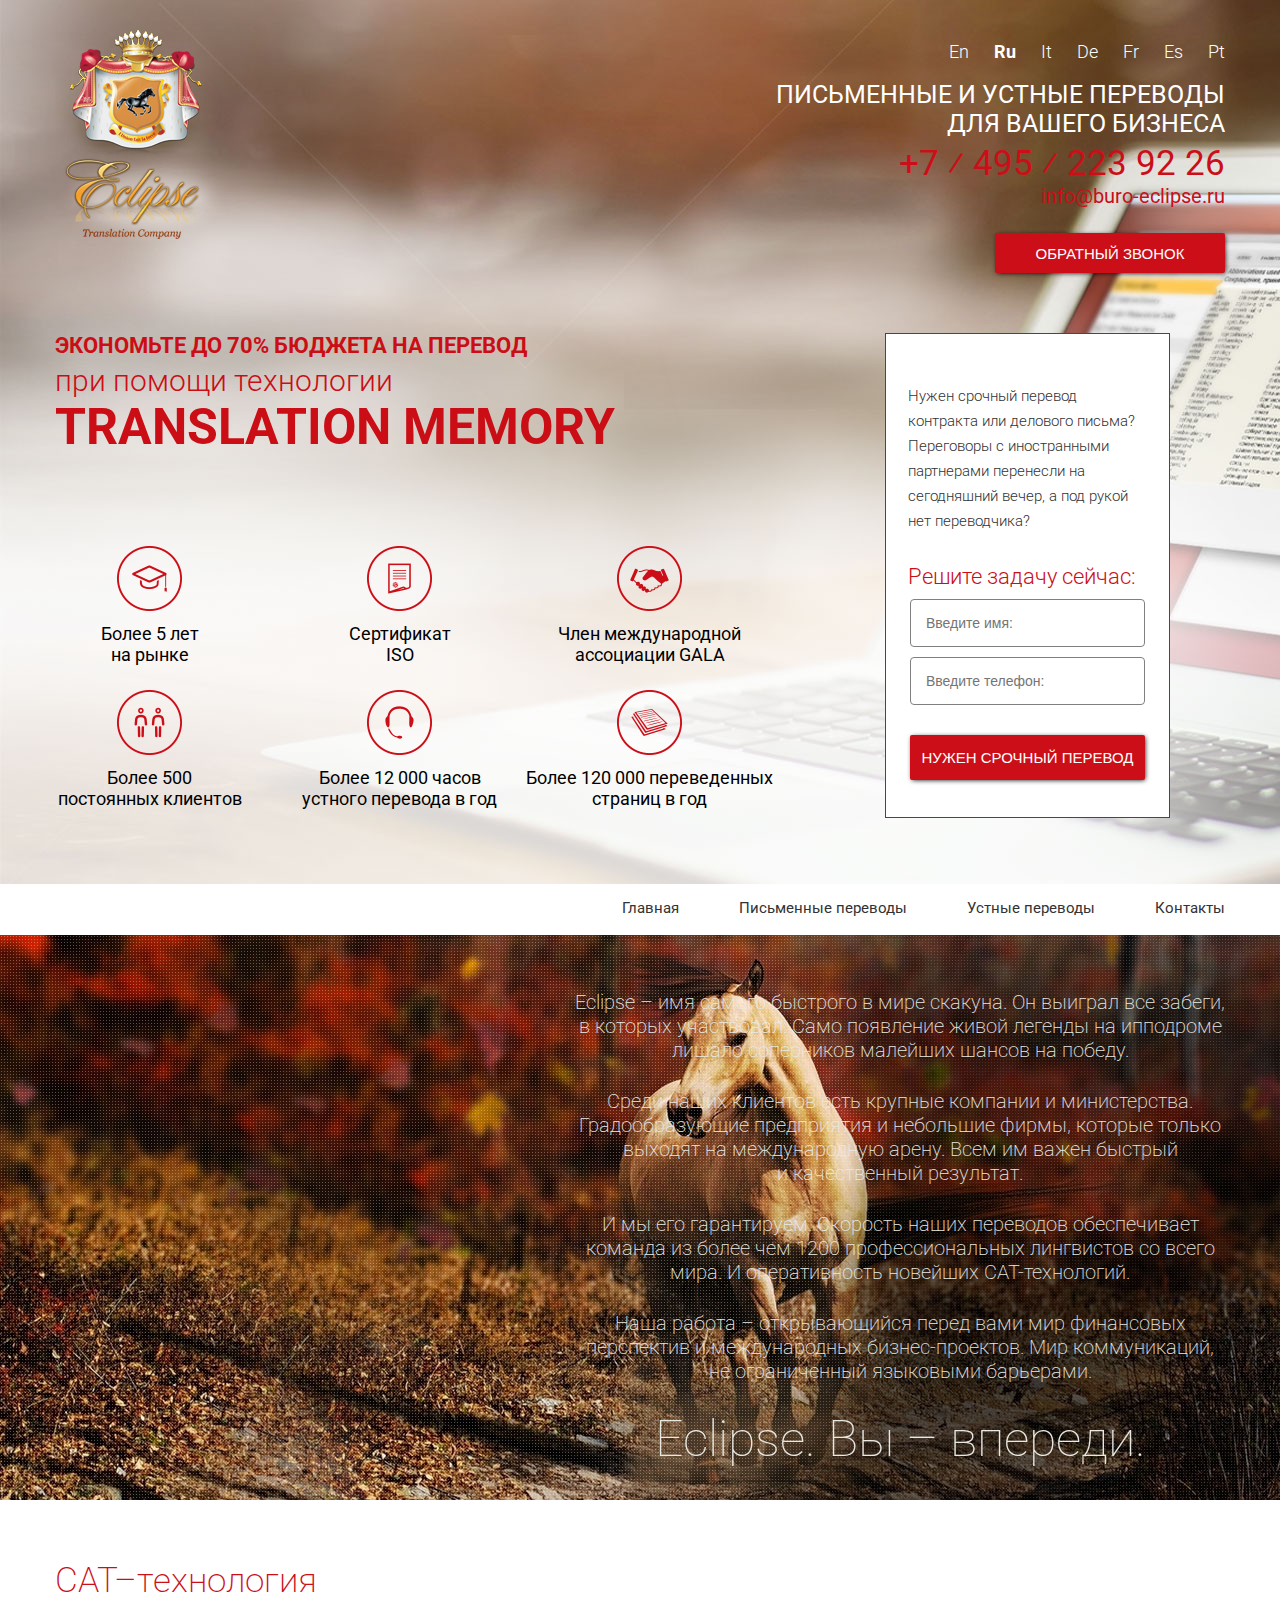
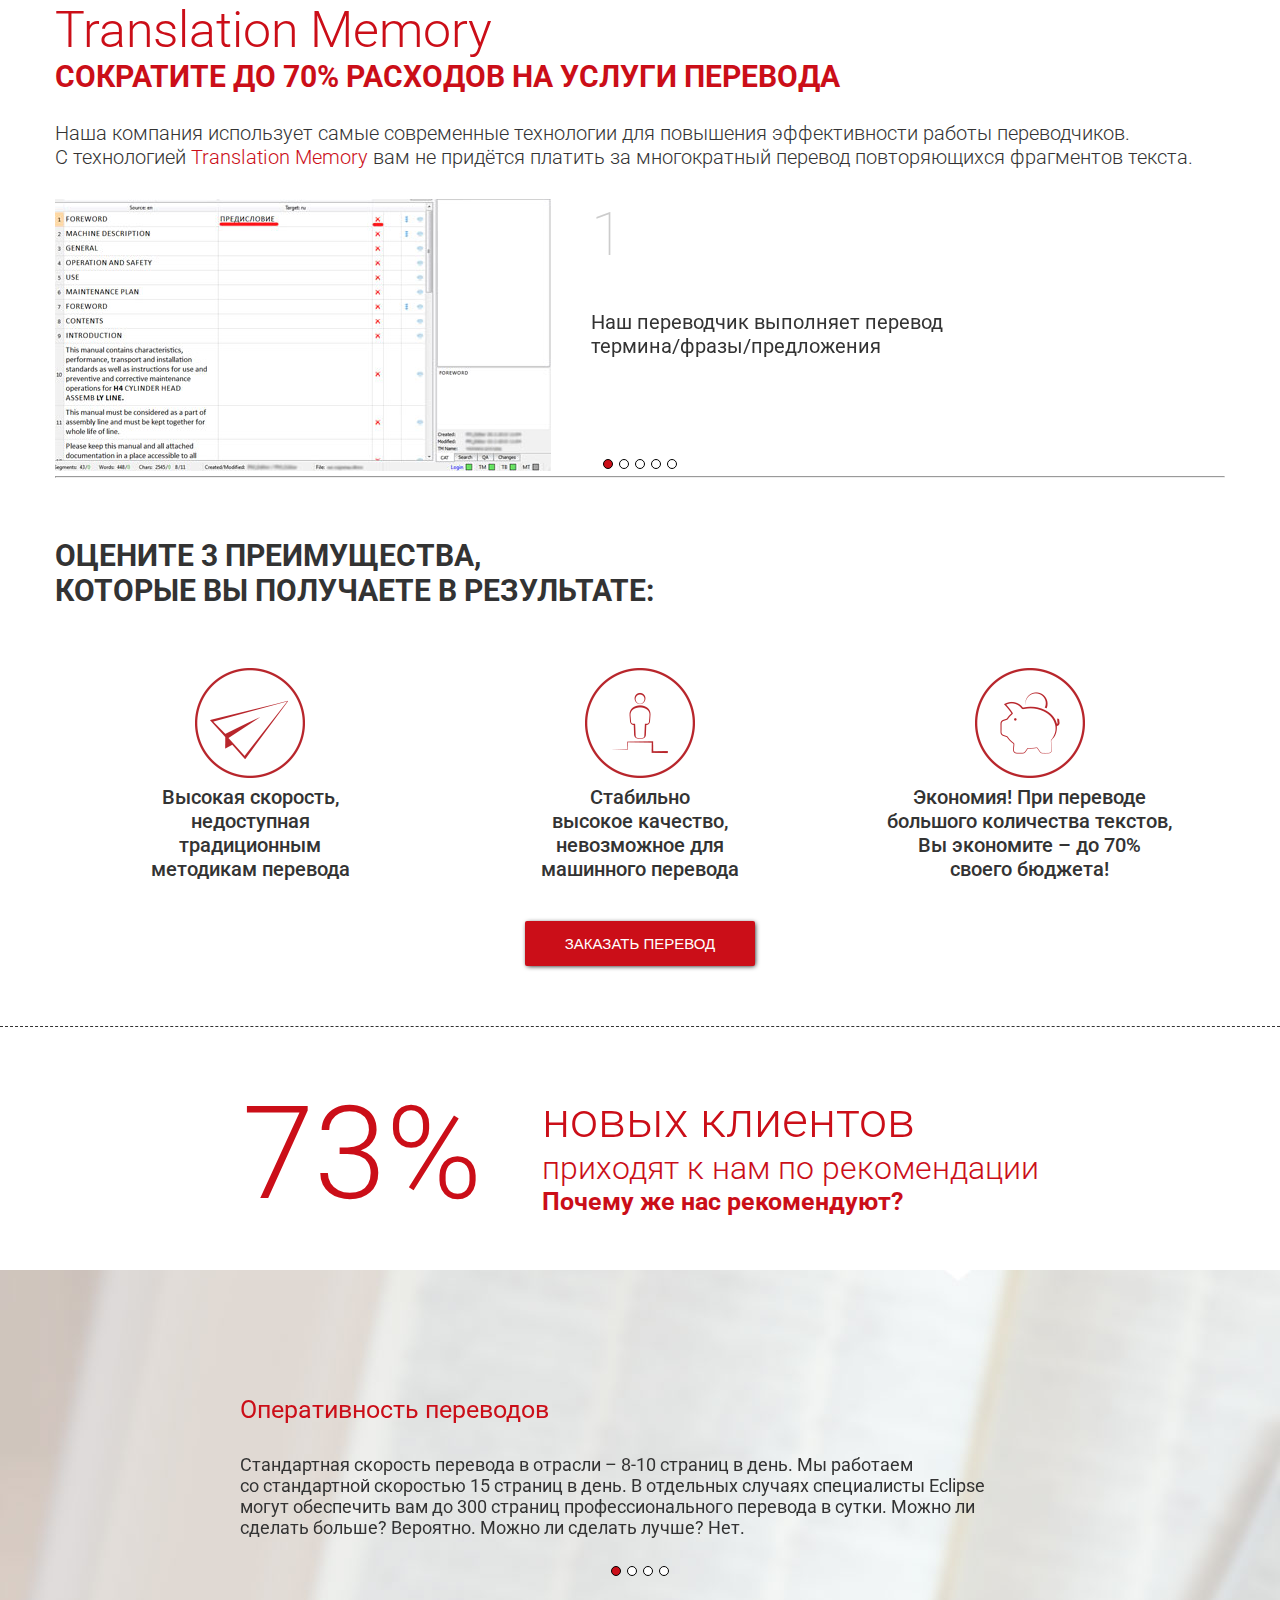
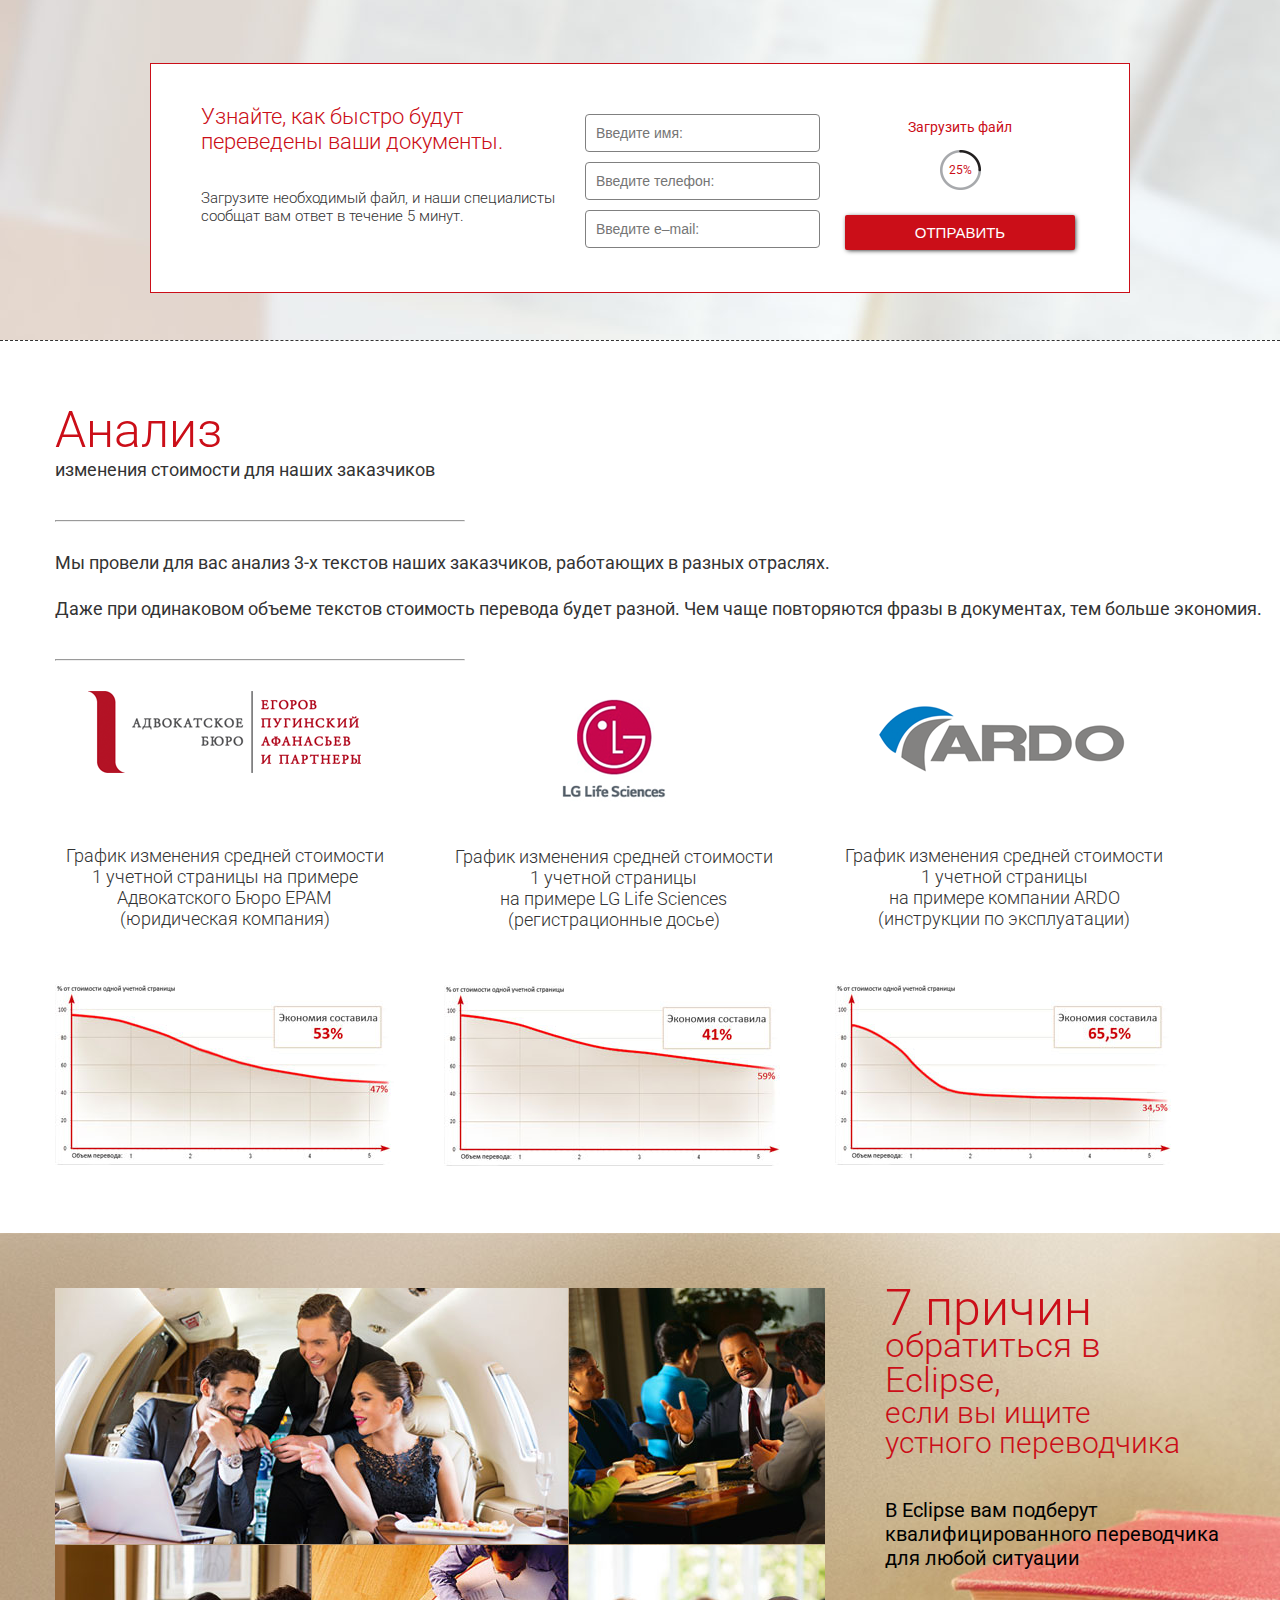
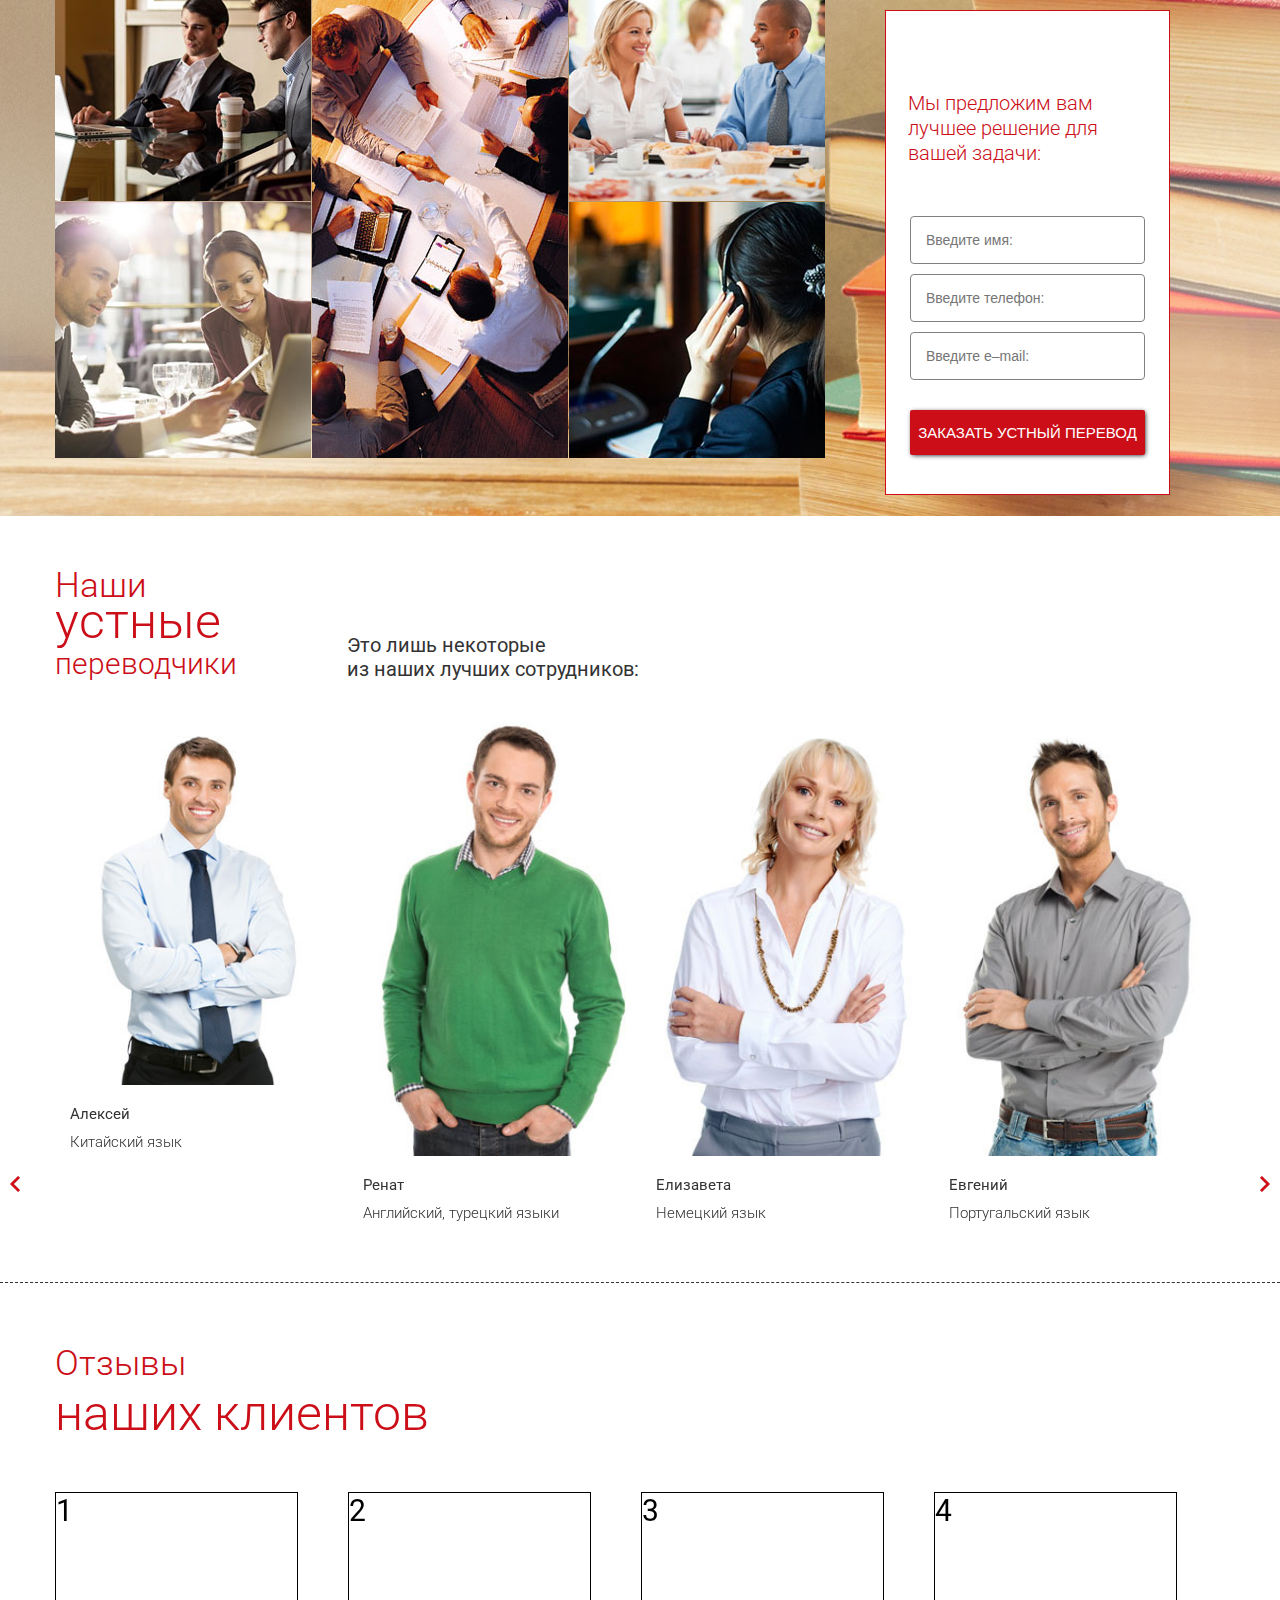
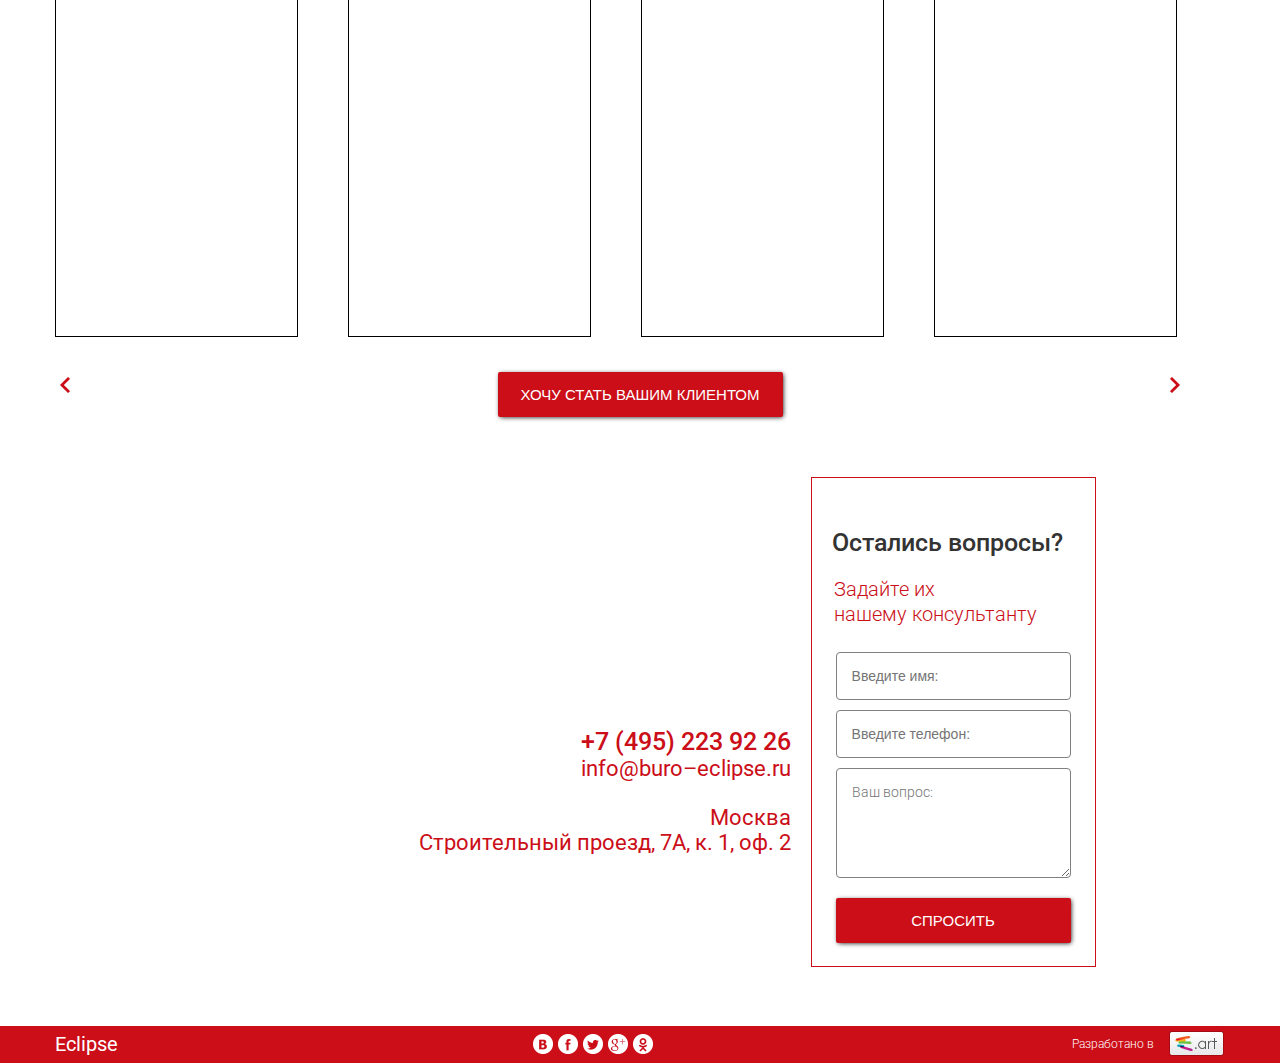
<file: eclipse/index.html>
<!DOCTYPE html>
<html lang="en">
<head>
	<meta charset="UTF-8">
	<title>Eclipse</title>
	<link rel="stylesheet" type="text/css" href="slick/slick.css">
	<link rel="stylesheet" type="text/css" href="css/media.css">
	<link rel="stylesheet" type="text/css" href="css/style.css">
	<link href="https://fonts.googleapis.com/css?family=Roboto:100,300,400,500,700,900" rel="stylesheet"> 

	<meta content="initial-scale=1,user-scalable=no,maximum-scale=1,width=device-width" name="viewport">
	
</head>
<body>
	<header id="header">
		<section id="main" class="container">
			<div class="wrapper-header">
				<div class="hd-top">
					<div class="logo">
						<a href="#"><img src="img/logo-header.png" alt="logo"></a>
					</div>
					<div class="main-info">
						<div class="languages">
							<ul>
								<li><a href="#">En</a></li>
								<li><a href="#" class="active-lng">Ru</a></li>
								<li><a href="#">It</a></li>
								<li><a href="#">De</a></li>
								<li><a href="#">Fr</a></li>
								<li><a href="#">Es</a></li>
								<li><a href="#">Pt</a></li>
							</ul>
						</div>
						<h1>Письменные и устные переводы<br> для вашего бизнеса</h1>
						<p class="tel">+7 &#8260; 495 &#8260; 223 92 26</p>
						<p class="e-mail">info@buro-eclipse.ru</p>
						<button type="button" class="back-call pop-up-open right">ОБРАТНЫЙ ЗВОНОК</button>
					</div>
				</div>
				<div class="hd-bottom">
					<div class="hd-left">
						<h3>ЭКОНОМЬТЕ ДО 70% БЮДЖЕТА НА ПЕРЕВОД</h3>
						<p>при помощи технологии</p>
						<h2>Translation Memory</h2>
						<ul>
							<li>
								<img src="img/ic-header1.png" alt="ic-header1" class="icon-plus">
								<p class="text-plus">Более 5 лет<br>на рынке</p>
							</li>
							<li>
								<img src="img/ic-header2.png" alt="ic-header2" class="icon-plus">
								<p class="text-plus">Сертификат<br>ISO</p>
							</li>
							<li>
								<img src="img/ic-header3.png" alt="ic-header3" class="icon-plus">
								<p class="text-plus">Член международной<br>ассоциации GALA</p>
							</li>
							<li>
								<img src="img/ic-header4.png" alt="ic-header4" class="icon-plus">
								<p class="text-plus">Более 500<br>постоянных клиентов</p>
							</li>
							<li>
								<img src="img/ic-header5.png" alt="ic-header5" class="icon-plus">
								<p class="text-plus">Более 12 000 часов<br>устного перевода в год</p>
							</li>
							<li>
								<img src="img/ic-header6.png" alt="ic-header6" class="icon-plus">
								<p class="text-plus">Более 120 000 переведенных<br>страниц в год</p>
							</li>
						</ul>
					</div>
					<div class="hd-right">
						<div class="form-urgent-trans">
							<form action="">
								<p class="form-info">
									Нужен срочный перевод<br>
									контракта или делового письма?<br>
									Переговоры с иностранными<br>
									партнерами перенесли на <br>
									сегодняшний вечер, а под рукой<br>
									нет переводчика?<br>
								</p>
								<h3>Решите задачу сейчас:</h3>
								<input class="enjoy-css" placeholder="Введите имя:" />
								<input class="enjoy-css" placeholder="Введите телефон:" />
								<button type="button" class="b-urgent-trans">Нужен срочный перевод</button>
							</form>
						</div>
					</div>
				</div>
			</div>
		</section>
	</header>
	<nav class="top-nav">
		<div class="nav container">
			<ul class="menu">
				<li><a href="#main" class="">Главная</a></li>
				<li><a href="#translations">Письменные переводы</a></li>
				<li><a href="#oral-translations">Устные переводы</a></li>
				<li><a href="#contacts">Контакты</a></li>
			</ul>
		</div>
	</nav>
	<main>
		<section class="block-horse">
			<div class="container">
				<div class="right">
					<p>
						Eclipse – имя самого быстрого в мире скакуна. Он выиграл все забеги,<br>
						в которых участвовал. Само появление живой легенды на ипподроме<br>
						лишало соперников малейших шансов на победу.<br>
					</p>
					<p>
						Среди наших клиентов есть крупные компании и министерства. <br>
						Градообразующие предприятия и небольшие фирмы, которые только<br>
						выходят на международную арену. Всем им важен быстрый<br>
						и качественный результат. <br>
					</p>
					<p>
						И мы его гарантируем. Скорость наших переводов обеспечивает<br>
						команда из более чем 1200 профессиональных лингвистов со всего<br>
						мира. И оперативность новейших CAT-технологий. <br>
					</p>
					<p>
						Наша работа – открывающийся перед вами мир финансовых <br>
						перспектив и международных бизнес-проектов. Мир коммуникаций, <br>
						не ограниченный языковыми барьерами. <br>
					</p>
					<h2>Eclipse. Вы – впереди.</h2>
				</div>
			</div>
		</section>
		<section id="translations" class="special-offer">
			<div class="container">
				<p class="technology-cat">CAT–технология</p>
				<h2>Translation Memory</h2>
				<p class="reduce-costs">Сократите до 70% расходов НА УСЛУГИ ПЕРЕВОДА</p>
				<p class="technology-info-client">
					Наша компания использует самые современные технологии для повышения эффективности работы переводчиков. <br>
					С технологией <span>Translation Memory</span> вам не придётся платить за многократный перевод повторяющихся фрагментов текста. 
				</p>
				<div class="slider-technology">
					<div class="technology">
						<div class="t-img">
							<img src="img/img-slider-technology1.jpg" alt="">
						</div>
						<div class="t-info">
							<span>1</span>
							<p>
								Наш переводчик выполняет перевод<br>
								термина/фразы/предложения
							</p>
						</div>
					</div>
					<div class="technology">
						<div class="t-img">
							<img src="img/img-slider-technology1.jpg" alt="">
						</div>
						<div class="t-info">
							<span>1</span>
							<p>
								Наш переводчик выполняет перевод<br>
								термина/фразы/предложения
							</p>
						</div>
					</div>
					<div class="technology">
						<div class="t-img">
							<img src="img/img-slider-technology1.jpg" alt="">
						</div>
						<div class="t-info">
							<span>1</span>
							<p>
								Наш переводчик выполняет перевод<br>
								термина/фразы/предложения
							</p>
						</div>
					</div>
					<div class="technology">
						<div class="t-img">
							<img src="img/img-slider-technology1.jpg" alt="">
						</div>
						<div class="t-info">
							<span>1</span>
							<p>
								Наш переводчик выполняет перевод<br>
								термина/фразы/предложения
							</p>
						</div>
					</div>
					<div class="technology">
						<div class="t-img">
							<img src="img/img-slider-technology1.jpg" alt="">
						</div>
						<div class="t-info">
							<span>1</span>
							<p>
								Наш переводчик выполняет перевод<br>
								термина/фразы/предложения
							</p>
						</div>
					</div>
				</div>
				<hr>
				<h3>
					Оцените 3 преимущества, <br>
					которые вы получаете в результате:
				</h3>
				<ul class="so-advantages">
					<li>
						<img src="img/ic-special-offer1.png" alt="">
						<p>
							Высокая скорость, <br>
							недоступная<br>
							традиционным <br>
							методикам перевода<br>
						</p>
					</li>
					<li>
						<img src="img/ic-special-offer2.png" alt="">
						<p>
							Стабильно<br>
							высокое качество,<br>
							невозможное для<br>
							машинного перевода<br>
						</p>
					</li>
					<li>
						<img src="img/ic-special-offer3.png" alt="">
						<p>
							Экономия! При переводе<br>
							большого количества текстов,<br>
							Вы экономите – до 70% <br>
							своего бюджета! <br>
						</p>
					</li>
				</ul>
				<div class="btn-order-translation">
					<button type="button" class="order-translation pop-up-open">ЗАКАЗАТЬ ПЕРЕВОД</button>
				</div>
			</div>
		</section>
		<section class="text-translation">
				<div class="text-t-top">
					<div class="prosent-client">
						<p>73%</p>
					</div>
					<div class="info-client">
						<p class="new-client">новых клиентов</p>
						<p>приходят к нам по рекомендации</p>
						<h4>Почему же нас рекомендуют?</h4>
					</div>
				</div>
				<div class="text-t-bottom">
					<div class="slider-advantages">
						<div class="sd">
							<div class="wrapper-advantage">
								<h3>Оперативность переводов</h3>
								<p>
									Стандартная скорость перевода в отрасли – 8-10 страниц в день. Мы работаем<br>
									со стандартной скоростью 15 страниц в день. В отдельных случаях специалисты Eclipse <br>
									могут обеспечить вам до 300 страниц профессионального перевода в сутки. Можно ли <br>
									сделать больше? Вероятно. Можно ли сделать лучше? Нет. <br>
								</p>
							</div>
						</div>
						<div class="sd">
							<div class="wrapper-advantage">
								<h3>Оперативность переводов</h3>
								<p>
									Стандартная скорость перевода в отрасли – 8-10 страниц в день. Мы работаем<br>
									со стандартной скоростью 15 страниц в день. В отдельных случаях специалисты Eclipse <br>
									могут обеспечить вам до 300 страниц профессионального перевода в сутки. Можно ли <br>
									сделать больше? Вероятно. Можно ли сделать лучше? Нет. <br>
								</p>
							</div>
						</div>
						<div class="sd">
							<div class="wrapper-advantage">
								<h3>Оперативность переводов</h3>
								<p>
									Стандартная скорость перевода в отрасли – 8-10 страниц в день. Мы работаем<br>
									со стандартной скоростью 15 страниц в день. В отдельных случаях специалисты Eclipse <br>
									могут обеспечить вам до 300 страниц профессионального перевода в сутки. Можно ли <br>
									сделать больше? Вероятно. Можно ли сделать лучше? Нет. <br>
								</p>
							</div>
						</div>
						<div class="sd">
							<div class="wrapper-advantage">
								<h3>Оперативность переводов</h3>
								<p>
									Стандартная скорость перевода в отрасли – 8-10 страниц в день. Мы работаем<br>
									со стандартной скоростью 15 страниц в день. В отдельных случаях специалисты Eclipse <br>
									могут обеспечить вам до 300 страниц профессионального перевода в сутки. Можно ли <br>
									сделать больше? Вероятно. Можно ли сделать лучше? Нет. <br>
								</p>
							</div>
						</div>
					</div>
					<div class="translation-speed">
						<form action="" class="ts">
							<div class="text-ts">
								<h4>
									Узнайте, как быстро будут<br>
									переведены ваши документы.
								</h4>
								<p>
									Загрузите необходимый файл, и наши специалисты <br>
									сообщат вам ответ в течение 5 минут.
								</p>
							</div>
							<div class="input-ts">
								<input class="enjoy-css" placeholder="Введите имя:" />
								<input class="enjoy-css" placeholder="Введите телефон:" />
								<input class="enjoy-css" placeholder="Введите e–mail:" />
							</div>
							<div class="button-ts">
								<p>Загрузить файл</p>
								<div class="progres">
									<p>25%</p>
								</div>
								<button type="submit" class="btn-submit">Отправить</button>
							</div>
						</form>
					</div>
				</div>
		</section>
		<section class="analysis">
			<div class="container">
					<h2>Анализ</h2>
					<p class="an-text">изменения стоимости для наших заказчиков</p>
					<hr>
					<p>
						Мы провели для вас анализ 3-х текстов наших заказчиков, работающих в разных отраслях.
					</p>
					<p>
						Даже при одинаковом объеме текстов стоимость перевода будет разной. Чем чаще повторяются фразы в документах, тем больше экономия.
					</p>
					<hr>
					<ul>
						<li>
							<img src="img/ic-compani1.png" alt="" class="icn-compani">
							<p class="odin">
								График изменения средней стоимости <br>
								1 учетной страницы на примере<br>
								Адвокатского Бюро EPAM <br>	
								(юридическая компания) <br>
							</p>
							<img src="img/img-grafick1.jpg" alt="" class="grafick">
						</li>
						<li>
							<img src="img/ic-compani2.png" alt="" class="icn-compani">
							<p>
								График изменения средней стоимости <br>
								1 учетной страницы <br>
								на примере LG Life Sciences <br>
								(регистрационные досье) <br>
							</p>
							<img src="img/img-grafick2.jpg" alt="" class="grafick">
						</li>
						<li>
							<img src="img/ic-compani3.png" alt="" class="icn-compani">
							<p class="tri">
								График изменения средней стоимости <br>
								1 учетной страницы <br>
								на примере компании ARDO <br>
								(инструкции по эксплуатации) <br> 
							</p>
							<img src="img/img-grafick3.jpg" alt="" class="grafick">
						</li>
					</ul>
				</div>	
		</section>
		<section id="oral-translations" class="reasons">
			<div class="container">
				<div class="reasons-wrapper">
					<div class="reasons-left">
						<div id="wrap">
							<div class="f-wrapper">
								<div class="f-top">
								    <div class="medium_g num1">
									    <div class="hover_text">
										    <p class="p_num1">
											    Переводчики-консультанты, <br>
											    которые будут сопровождать вас <br>
											    в заграничной командировке <br>
										    </p>
									    </div>
								    </div>
								    <div class="small num2">
									    <div class="hover_text">
									        <p class="p_num2">
											    Переводчики-проводники <br>
											    из числа местных жителей, <br>
											    которые встретят вас <br>
											    после перелета в другую <br>
											    страну, будь то Швеция, <br>
											    Германия, Китай <br>
											    или Конго <br>
									        </p>
									    </div>
								    </div>
								</div>
								<div class="f-bottom">
									<div class="f-left">
									    <div class="small num3">
									        <div class="hover_text">
										        <p class="p_num3">
											        Переводчики, <br>
											        специaлизирующиеся <br>
											        на конкретных отраслях - <br>
											        от атомной энергетики <br>
											        до дипломатического <br>
											        протокола <br>
										        </p>
									        </div>
									    </div>
									    <div class="small num6">
									        <div class="hover_text">
										        <p class="p_num6">
											        Переводчики для <br>
											        срочных мероприятий – <br>
											        у нас есть специалисты, <br>
											        готовые помочь вам <br>
											        прямо сейчас <br>
										        </p>
									        </div>
									    </div>
									</div>
									<div class="f-midle">
										<div class="medium_v num4">
										    <div class="hover_text">
										        <p class="p_num4">
											        Переводчики для <br>
											        получасовых переговоров <br>
											        и переводчики для <br>
											        месячного сопровождения <br>
											        во время визита к вашим <br>
											        зарубежным партнерам <br>
										        </p>
										    </div>
										</div>
									</div>
									<div class="f-right">
										<div class="small num5">
											<div class="hover_text">
												<p class="p_num5">
												    Переводчики под <br>
												    конкретный запрос – <br>
												    мужчины и женщины, <br>
												    молодые и пожилые, <br>
												    брюнеты и блондинки, <br>
												    европейцы и азиаты и т.д. <br>
												</p>
											</div>
										</div>
										<div class="small num7">
											<div class="hover_text">
												<p class="p_num7">
													Синхронные <br>
													переводчики <br>
													и необходимое <br>
													оборудование <br>
												</p>
											</div>
										</div>
									</div>
								</div>
							</div>    
						</div>
					</div>
					<div class="reasons-right">
						<h2>7 причин</h2>
						<h3>обратиться в Eclipse,</h3>
						<h4>
							если вы ищите <br>
							устного переводчика
						</h4>
						<p>
							В Eclipse вам подберут <br>
							квалифицированного переводчика <br>
							для любой ситуации <br>
						</p>
						<div class="form-order-transfer">
							<form action="">
								<p class="form-info">
									Мы предложим вам <br>
									лучшее решение для <br>
									вашей задачи: <br>
								</p>
								<input class="enjoy-css" placeholder="Введите имя:" />
								<input class="enjoy-css" placeholder="Введите телефон:" />
								<input class="enjoy-css" placeholder="Введите e–mail:" />
								<button type="button" class="b-order-transfer">ЗАКАЗАТЬ УСТНЫЙ ПЕРЕВОД</button>
							</form>
						</div>
					</div>
				</div>
			</div>
		</section>
		<section class="interpreters">
			<div class="wrapper-interpreters container">
				<div class="interpreters-text">
					<div class="it-left">
						<h2>Наши</h2>
						<h3>устные</h3>
						<p>переводчики</p>
					</div>
					<div class="it-right">
						<p>
							Это лишь некоторые <br>
							из наших лучших сотрудников: <br>
						</p>
					</div>
				</div>
				<div class="slider-interpreters">
					<div class="interpreter">
						<img src="img/img-interpreter1.jpg" alt="">
						<h3>Алексей</h3>
						<p>Китайский язык</p>
					</div>
					<div class="interpreter">
						<img src="img/img-interpreter2.jpg" alt="">
						<h3>Ренат</h3>
						<p>Английский, турецкий языки</p>
					</div>
					<div class="interpreter">
						<img src="img/img-interpreter3.jpg" alt="">
						<h3>Елизавета</h3>
						<p>Немецкий язык</p>
					</div>
					<div class="interpreter">
						<img src="img/img-interpreter4.jpg" alt="">
						<h3>Евгений</h3>
						<p>Португальский язык</p>
					</div>					
					<div class="interpreter">
						<img src="img/img-interpreter4.jpg" alt="">
						<h3>Евгений</h3>
						<p>Португальский язык</p>
					</div>					
					<div class="interpreter">
						<img src="img/img-interpreter3.jpg" alt="">
						<h3>Елизавета</h3>
						<p>Немецкий язык</p>
					</div>					
					<div class="interpreter">
						<img src="img/img-interpreter2.jpg" alt="">
						<h3>Ренат</h3>
						<p>Английский, турецкий языки</p>
					</div>
					<div class="interpreter">
						<img src="img/img-interpreter1.jpg" alt="">
						<h3>Алексей</h3>
						<p>Китайский язык</p>
					</div>
					<div class="interpreter">
						<img src="img/img-interpreter4.jpg" alt="">
						<h3>Евгений</h3>
						<p>Португальский язык</p>
					</div>
				</div>
			</div>
		</section>
		<section id="contacts" class="reviews">
			<div class="wrapper-reviews container">
				<div class="reviews-header">
					<h2>Отзывы</h2>
					<p>наших клиентов</p>
				</div>
				<div class="slider-reviews">
					<div class="review">
						1
					</div>
					<div class="review">
						2
					</div>
					<div class="review">
						3
					</div>
					<div class="review">
						4
					</div>
					<div class="review">
						5
					</div>
					<div class="review">
						6
					</div>
					<div class="review">
						7
					</div>
					<div class="review">
						8
					</div>

				</div>
				<div class="b-wrap-become-customers">
					<button type="button" class="become-customers pop-up-open">ХОЧУ СТАТЬ ВАШИМ КЛИЕНТОМ</button>
				</div>
			</div>
		</section>
		<section  class="contackt">
			<div class="map">
				<iframe src="https://www.google.com/maps/embed?pb=!1m14!1m12!1m3!1d12933.206750512125!2d32.0158148072225!3d47.04274640880509!2m3!1f0!2f0!3f0!3m2!1i1024!2i768!4f13.1!5e0!3m2!1suk!2sua!4v1552158162124" width="100%" height="550" frameborder="0" style="border:0" allowfullscreen></iframe>
			</div>
			<div class="info-contackt">
				<div class="c-text">
					<p class="c-phone">+7 (495) 223 92 26</p>
					<p class="c-e-mail">info@buro–eclipse.ru</p>
					<p class="c-adres">
						Москва <br>
						Строительный проезд, 7А, к. 1, оф. 2
					</p>
				</div>
				<div class="c-form">
					<div class="form-questions">
						<form action="">
							<h2>Остались вопросы?</h2>
							<p class="ask-questions">
								Задайте их <br>
								нашему консультанту
							</p>
							<input class="enjoy-css" placeholder="Введите имя:" />
							<input class="enjoy-css" placeholder="Введите телефон:" />
							<textarea class="text-question" placeholder="Ваш вопрос:" ></textarea> 
							<button type="button" class="b-questions">Спросить</button>
						</form>
					</div>
				</div>
			</div>
		</section>
	</main>
	<footer id="footer">
		<div class="wrapper-footer container">
			<div class="name">
				<p>Eclipse</p>
			</div>
			<div class="media">
				<ul>
					<li><a href="#"><img src="img/ic-media1.png" alt=""></a></li>
					<li><a href="#"><img src="img/ic-media2.png" alt=""></a></li>
					<li><a href="#"><img src="img/ic-media3.png" alt=""></a></li>
					<li><a href="#"><img src="img/ic-media4.png" alt=""></a></li>
					<li><a href="#"><img src="img/ic-media5.png" alt=""></a></li>
				</ul>
			</div>
			<div class="sponsor">
				<p>Разработано в</p>
				<img src="img/ic-sponsor.png" alt="">
			</div>
		</div>
	</footer>
	<div class="pop-up">
		<div class="wrapper-pop-up">
			<div class="pop-up-content" id="close">
				<div class="pop-up-close">&times</div>
				<h2>Заполните форму</h2>
				<hr>
				<form action="" class="popup">
					<div class="pop-up-f-wrapper">
						<div class="input-pop-up">
							<input class="enjoy-css" placeholder="Введите имя и фамилию:" />
							<input class="enjoy-css" placeholder="Введите телефон:" />
							<input class="enjoy-css" placeholder="Введите e–mail:" />
						</div>
						<div class="button-pop-up">
							<button type="submit" class="btn-submit">Отправить</button>
						</div>
					</div>
				</form>
			</div>
		</div>
	</div>


	<script src="http://code.jquery.com/jquery-2.0.2.min.js"></script>
	<script src="slick/slick.min.js"></script>
	<script src="js/script.js"></script>
	<script src="js/script.js"></script>

</body>
</html>
</file>
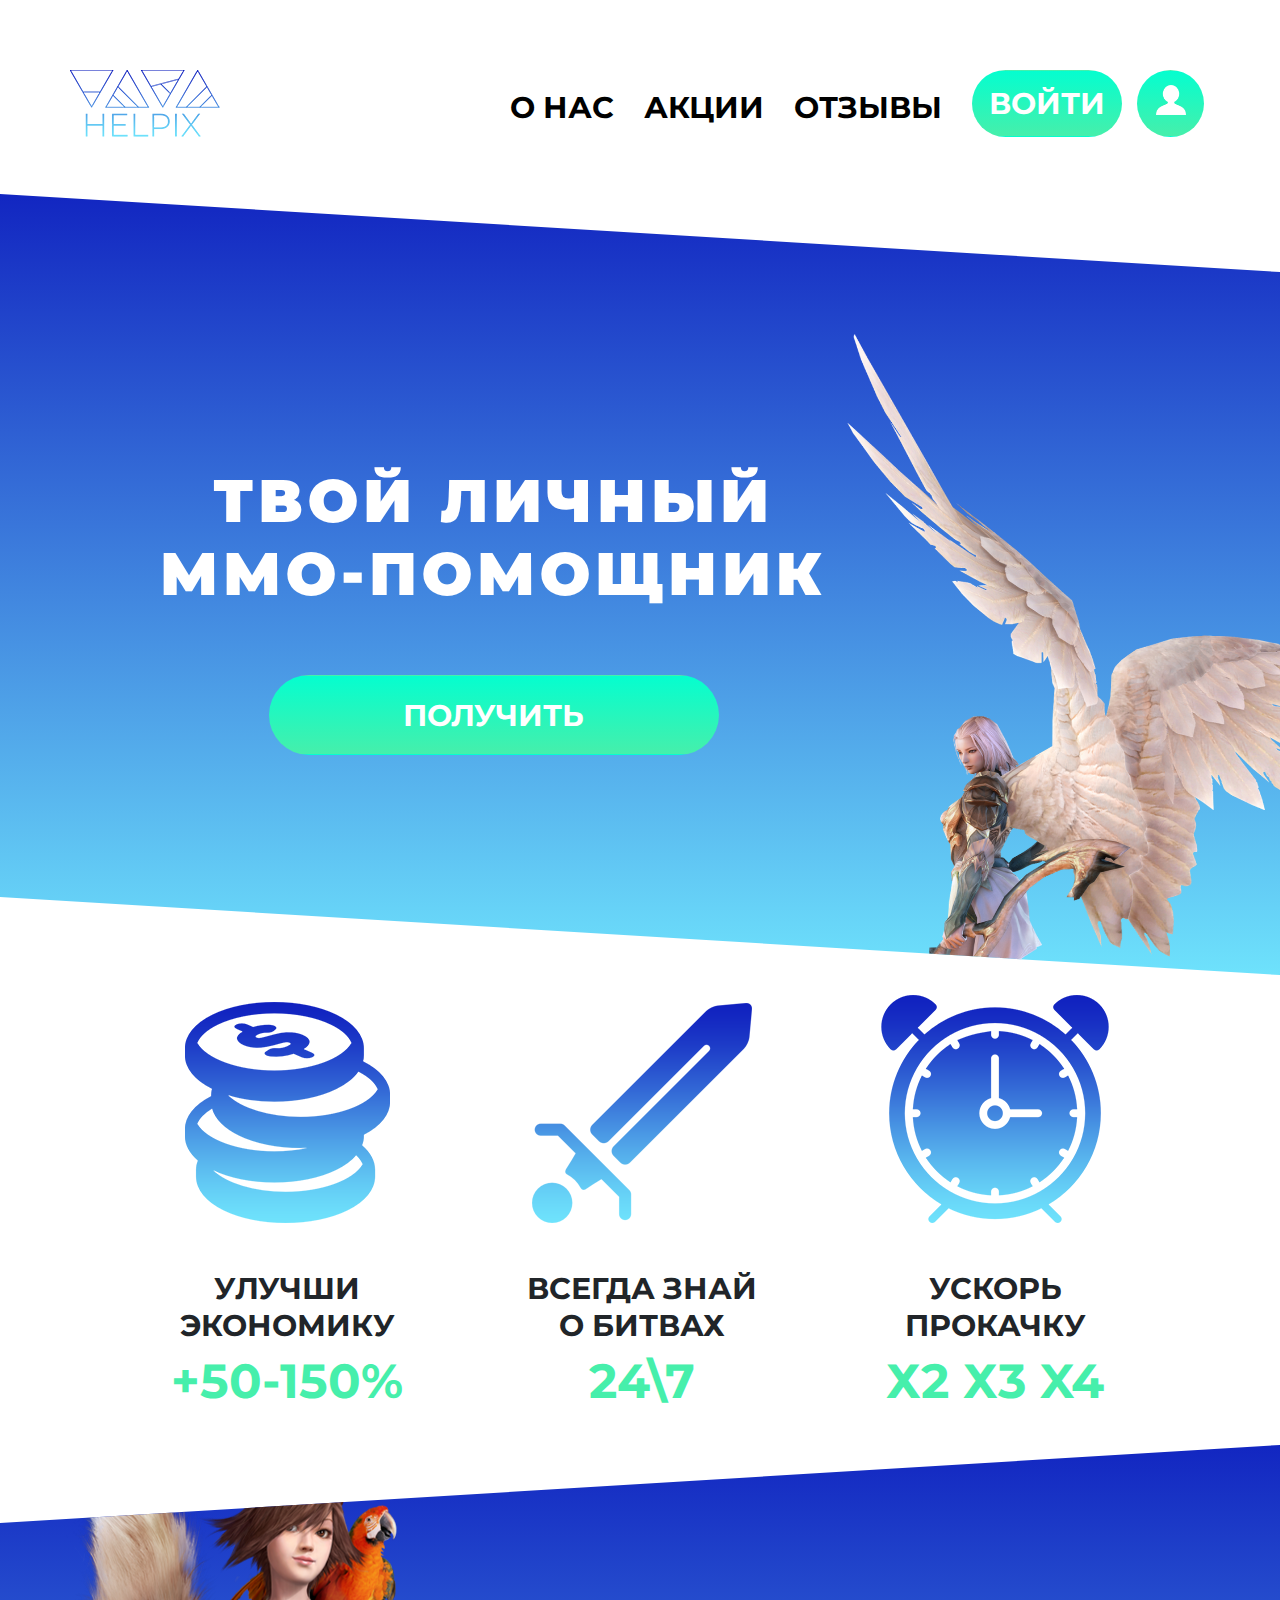
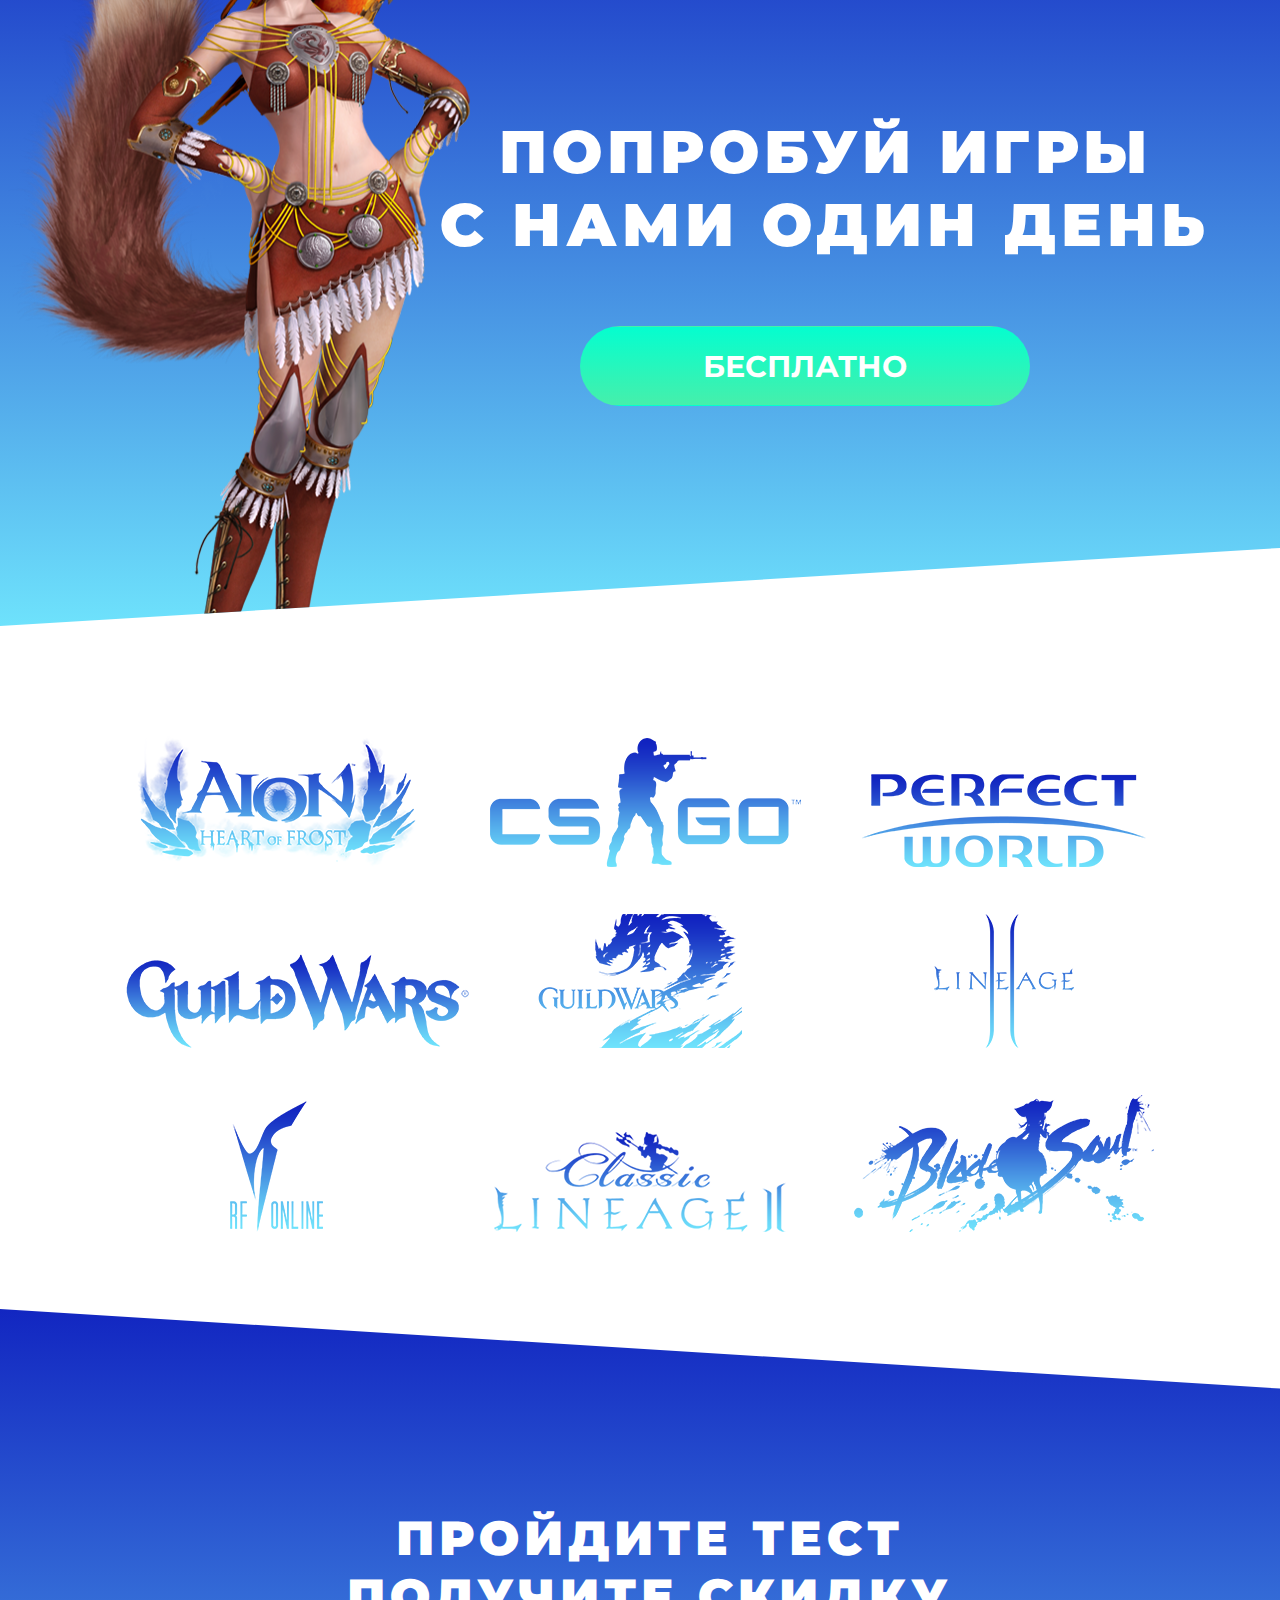
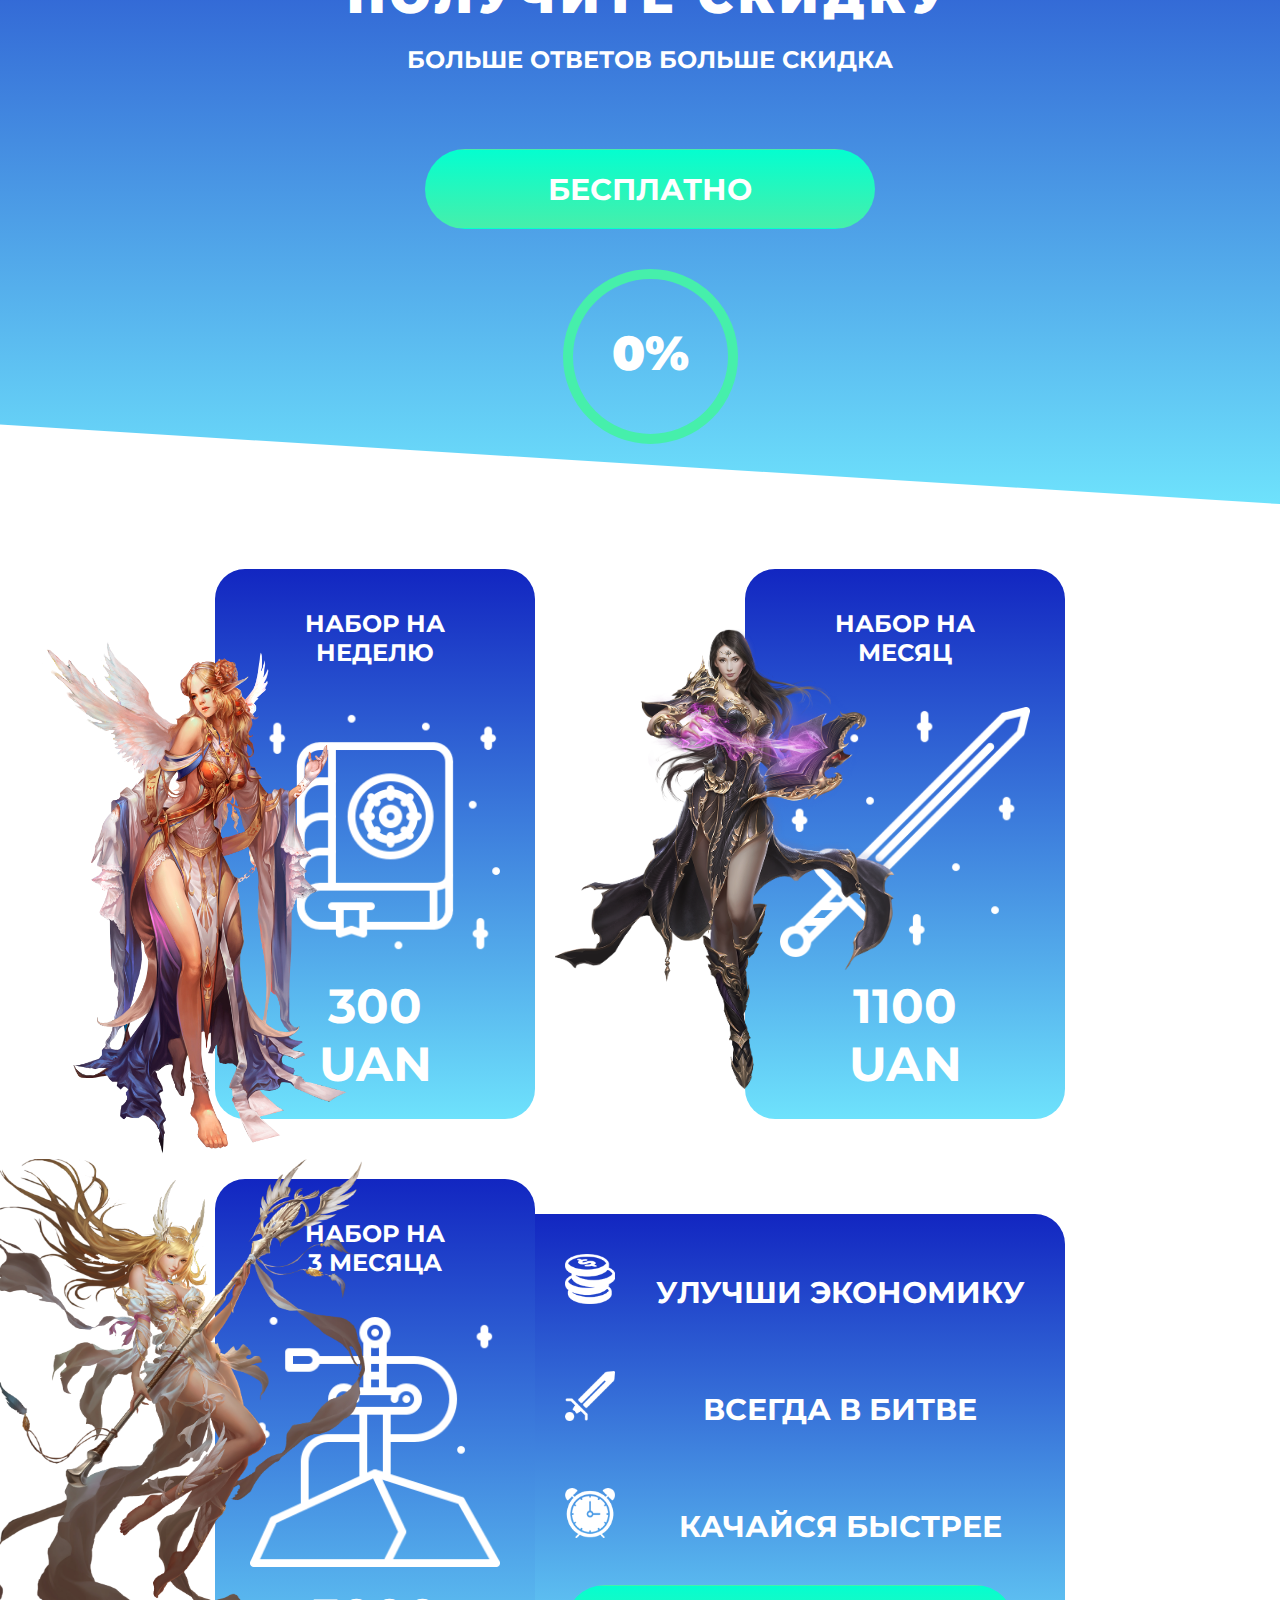
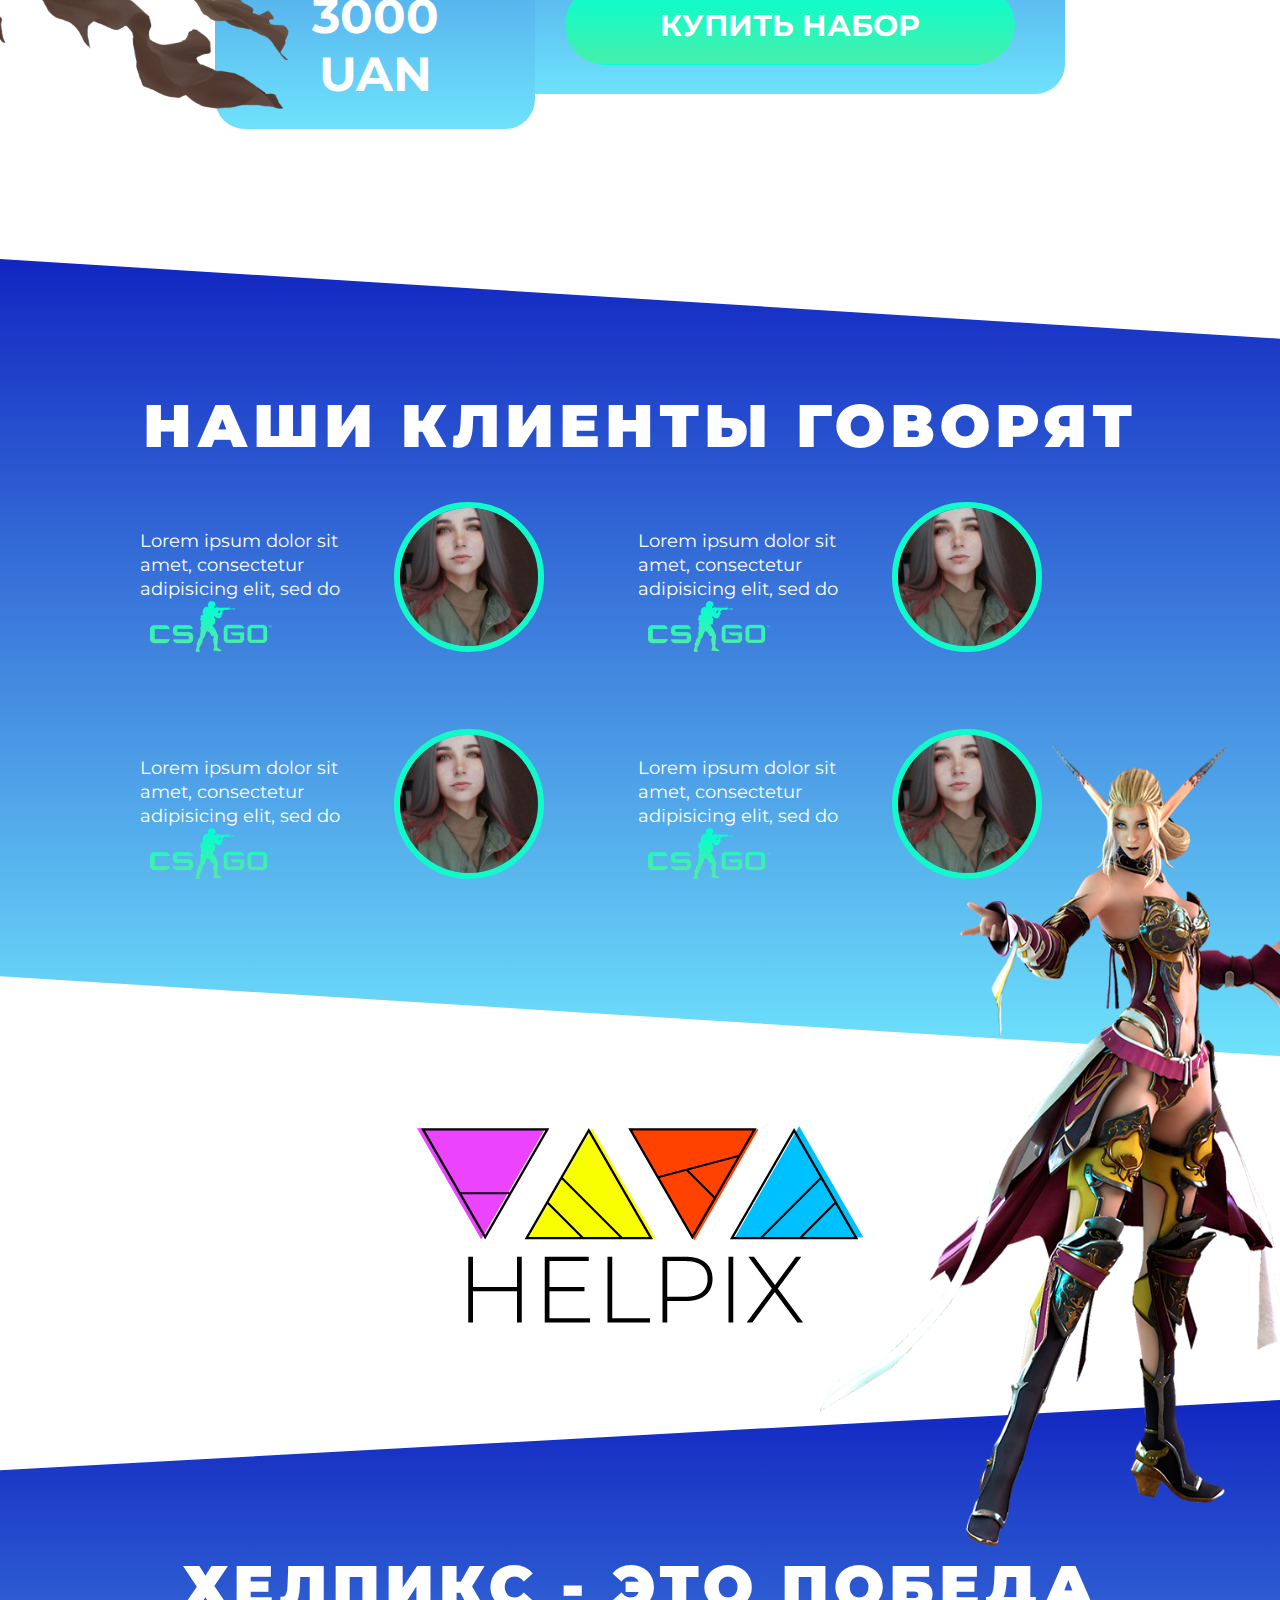
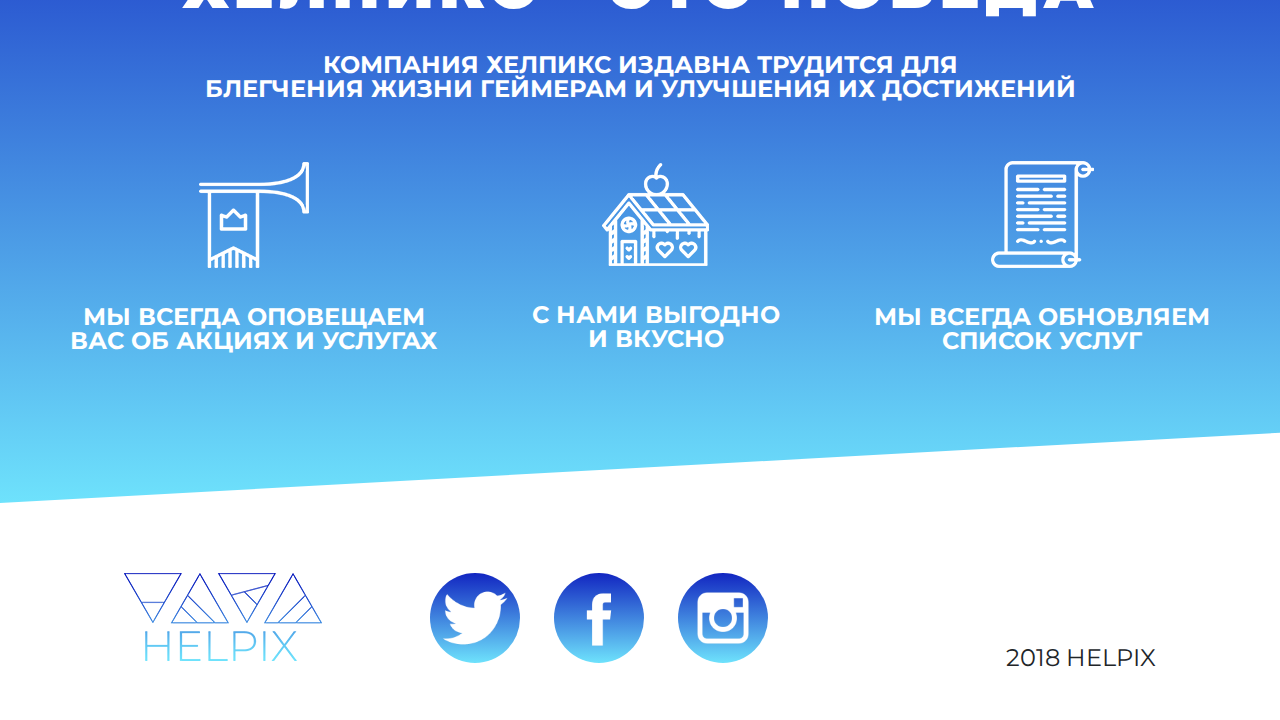
<file: game_maket_test/index.html>
<!DOCTYPE html>
<html lang="en">
<head>
	<meta charset="UTF-8">
	<title>Helpix</title>
	<link rel="stylesheet" href="https://stackpath.bootstrapcdn.com/bootstrap/4.2.1/css/bootstrap.min.css"> 
	<link rel="stylesheet" type="text/css" href="css/bootstrap.css">
	<link rel="stylesheet" type="text/css" href="css/style.css">
	<link rel="stylesheet" type="text/css" href="css/animate.css">
	<link href="https://fonts.googleapis.com/css?family=Montserrat:400,700,900" rel="stylesheet">

	<meta content="initial-scale=1,user-scalable=no,maximum-scale=1,width=device-width" name="viewport">
	
</head>
<body>
	<header id="header">
		<div class="container  clearfix">
			<div class="logo"><a href=""><img src="img/logo.png" alt="logo"></a></div>
			<nav>
				<div class="nav" id="topnav">
					<a href="#">о нас</a>
					<a href="#">акции</a>
					<a href="#">отзывы</a>
					<a href="#" id="menu" class="icon">&#9776;</a>
				</div>				
			</nav>
			<div class="btn-login">
				<button type="button" class="btn btn1">Войти</button>
			</div>
			<div class="btn-user">
				<button type="button" class="btn btn2"><img src="img/btn-user.png" alt=""></button>
			</div>
		</div>
	</header>
	<main>
		<div class="block1">
			<div class="container">
				<div class="wrapper-block1">
					<div class="give-help-text">
						<h2 class="title1">твой личный <br> ммо-помощник</h2>
						<div class="btn-blok1">
							<button class="btn btn3">Получить</button>
						</div>
					</div>
					<div class="give-help-img"><img src="img/angel-blok1.png" alt="">
					</div>
				</div>
			</div>
		</div>
		<div class="opportunities1 container">
			<div class="wrapper-opportunities">
				<div class="opportunities-item">
					<img src="img/dollar-coin.png" alt="dollar-coin">
					<h3 class="title2">улучши <br> экономику</h3>
					<p>+50-150%</p>
				</div>
				<div class="opportunities-item">
					<img src="img/weapon.png" alt="weapon">
					<h3 class="title2">всегда знай <br> о битвах</h3>
					<p>24\7</p>
				</div>
				<div class="opportunities-item">
					<img src="img/alarm-clock.png" alt="alarm-clock">
					<h3 class="title2">ускорь <br> прокачку</h3>
					<p>х2 х3 x4</p>
				</div>
			</div>
		</div>
		<div class="opportunities2 container">
			<div class="wrapper-opportunities">
				<div id="carouselExampleControls" class="carousel slide" data-ride="carousel">
					<div class="carousel-inner">
						<div class="carousel-item active">
							<div class="opportunities-item">
								<img src="img/dollar-coin.png" alt="dollar-coin">
								<h3 class="title2">улучши <br> экономику</h3>
								<p>+50-150%</p>
							</div>
						</div>
						<div class="carousel-item">
							<div class="opportunities-item">
								<img src="img/weapon.png" alt="weapon">
								<h3 class="title2">всегда знай <br> о битвах</h3>
								<p>24\7</p>
							</div>
						</div>
						<div class="carousel-item">
							<div class="opportunities-item">
								<img src="img/alarm-clock.png" alt="alarm-clock">
								<h3 class="title2">ускорь <br> прокачку</h3>
								<p>х2 х3 x4</p>
							</div>
						</div>
						</div>
							<a class="carousel-control-prev" href="#carouselExampleControls" role="button" data-slide="prev">
								<span class="carousel-control-prev-icon" aria-hidden="true"></span>
								<span class="sr-only">Previous</span>
							</a>
							<a class="carousel-control-next" href="#carouselExampleControls" role="button" data-slide="next">
								<span class="carousel-control-next-icon" aria-hidden="true"></span>
								<span class="sr-only">Next</span>
							</a>
				</div>
			</div>	
		</div>
		<div class="block2">
			<div class="container">
				<div class="free-text">
					<h2 class="title1">попробуй игры <br> с нами один день</h2>
					<div class="btn-blok2">
						<button class="btn btn4">Бесплатно</button>
					</div>
				</div>
				<div class="free-img"><img src="img/kisspng-blok2.png" alt=""></div>
			</div>
		</div>
		<div class="games">
			<div class="container">
				<div class="wrapper-game">
					<ul>
						<li><a href="#"><img src="img/aion.png" alt=""></a></li>
						<li><a href="#"><img src="img/csgo-logo-png.png" alt=""></a></li>
						<li><a href="#"><img src="img/perfect-world.png" alt=""></a></li>
						<li><a href="#"><img src="img/guild-wars-logo.png" alt=""></a></li>
						<li><a href="#"><img src="img/guild-wars-2-logo.png" alt=""></a></li>
						<li><a href="#"><img src="img/lineage.png" alt=""></a></li>
						<li><a href="#"><img src="img/logo-rf-online.png" alt=""></a></li>
						<li><a href="#"><img src="img/lineage_classic.png" alt=""></a></li>
						<li><a href="#"><img src="img/BnS_Logo_.png" alt=""></a></li>
					</ul>
				</div>
			</div>	
		</div>
		<div class="block-test">
			<div class="container clearfix">
				<div class="wrapper-test">
					<div class="test-text">
						<h2 class="title3">пройдите тест <br>получите скидку</h2>
						<p>больше ответов больше скидка</p>
						<div class="btn-blok3">
							<button class="btn btn5">Бесплатно</button>
						</div>
						<div class="test-progress">
							<p>0%</p>
						</div>
					</div>
					<div class="test-img"><img src="img/legends-loa.png" alt="">
					</div>
				</div>
			</div>
		</div>
		<div class="products">
				<div class="container">
					<div class="wrapper-products clearfix">
						<div class="product left">
							<h4>набор на <br> неделю</h4>
							<img src="img/spellbook.png" alt="spellbook">
							<p>300 <br> UAN</p>
							<div class="product-img1"><img src="img/product1.png" alt=""></div>
						</div>
						<div class="product right">
							<h4>набор на <br> месяц</h4>
							<img src="img/sword1100.png" alt="sword1100">
							<p>1100 <br> UAN</p>
							<div class="product-img2"><img src="img/product2.png" alt=""></div>
						</div>
						<div class="product" id="product_order">
							<h4>набор на <br> 3 месяца</h4>
							<img src="img/excalibur.png" alt="excalibur">
							<p>3000 <br> UAN</p>
							<div class="product-img3"><img src="img/product3.png" alt=""></div>
						</div>
						<div class="order active-order" id="my_order">
							<div class="wrapper-order">
								<div class="service">
									<img src="img/dollar-coin-order.png" alt="">
									<p>улучши экономику</p>
								</div>
								<div class="service">
									<img src="img/sword-order.png" alt="">
									<p>всегда в битве</p>
								</div>
								<div class="service">
									<img src="img/alarm-clock-order.png" alt="">
									<p>качайся быстрее</p>
								</div>
								<div class="btn-block4">
									<button class="btn btn6">купить набор</button>
								</div>
							</div>
						</div>
					</div>
				</div>
		</div>
		<div class="reviews">
			<div class="container">
				<div class="wrapper-reviews">
					<h2 class="title1">наши клиенты говорят</h2>
					<div class="comments">
						<div class="comment">
							<div class="comment-text">
								<p>
									Lorem ipsum dolor sit <br> amet, consectetur <br> adipisicing elit, sed do 
								</p>
								<img src="img/comment-game.png" alt="cs go">
							</div>
							<div class="user-icon"><img src="img/user-icon.jpg" alt="user-logo"></div>
						</div>
						<div class="comment">
							<div class="comment-text">
								<p>
									Lorem ipsum dolor sit <br> amet, consectetur <br> adipisicing elit, sed do 
								</p>
								<img src="img/comment-game.png" alt="cs go">
							</div>
							<div class="user-icon"><img src="img/user-icon.jpg" alt="user-logo"></div>
						</div>
						<div class="comment">
							<div class="comment-text">
								<p>
									Lorem ipsum dolor sit <br> amet, consectetur <br> adipisicing elit, sed do 
								</p>
								<img src="img/comment-game.png" alt="cs go">
							</div>
							<div class="user-icon"><img src="img/user-icon.jpg" alt="user-logo"></div>
						</div>
						<div class="comment">
							<div class="comment-text">
								<p>
									Lorem ipsum dolor sit <br> amet, consectetur <br> adipisicing elit, sed do 
								</p>
								<img src="img/comment-game.png" alt="cs go">
							</div>
							<div class="user-icon"><img src="img/user-icon.jpg" alt="user-logo"></div>
						</div>
					</div>
				</div>
			</div>
		</div>
		<div class="main-logo">
			<div class="container">
				<div class="wrapper-logo">
					<a href="#"><img src="img/main-logo.png" alt="main-logo"></a>
					<div class="fons-img"><img src="img/elf-girl.png" alt=""></div>
				</div>
			</div>
		</div>
		<div class="info">
			<div class="container">
				<div class="wrapper-info">
					<h3 class="title1">хелпикс - это победа</h3>
					<p>компания хелпикс издавна трудится для <br> блегчения жизни геймерам и улучшения их достижений</p>
					<div class="advantages">
						<div class="advantage">
							<img src="img/fanfare.png" alt="fanfare">
							<p>мы всегда оповещаем <br>вас об акциях и услугах</p>
						</div>
						<div class="advantage">
							<img src="img/gingerbread-house.png" alt="gingerbread-house">
							<p>с нами выгодно <br>и вкусно</p>
						</div>
						<div class="advantage">
							<img src="img/scroll.png" alt="scroll">
							<p>мы всегда обновляем <br>список услуг</p>
						</div>
					</div>
				</div>	
			</div>
		</div>
	</main>
	<footer id="footer">
		<div class="container">
			<div class="logo">
				<a href="#"><img src="img/logo_footer.png" alt=""></a>
			</div>
			<div class="socials">
				<div class="tw"><a href="#"><img src="img/twitter-logo.png" alt=""></a></div>
				<div class="fb"><a href="#"><img src="img/facebook-logo.png" alt=""></a></div>
				<div class="inst"><a href="#"><img src="img/instagram-logo.png" alt=""></a></div>
			</div>
			<div class="footer-text">
				<p>2018 helpix </p>
			</div>
		</div>
	</footer>



	<script src="https://code.jquery.com/jquery-3.3.1.slim.min.js" integrity="sha384-q8i/X+965DzO0rT7abK41JStQIAqVgRVzpbzo5smXKp4YfRvH+8abtTE1Pi6jizo" crossorigin="anonymous"></script>
	<script src="https://cdnjs.cloudflare.com/ajax/libs/popper.js/1.14.6/umd/popper.min.js" integrity="sha384-wHAiFfRlMFy6i5SRaxvfOCifBUQy1xHdJ/yoi7FRNXMRBu5WHdZYu1hA6ZOblgut" crossorigin="anonymous"></script>
	<script src="https://stackpath.bootstrapcdn.com/bootstrap/4.2.1/js/bootstrap.min.js" integrity="sha384-B0UglyR+jN6CkvvICOB2joaf5I4l3gm9GU6Hc1og6Ls7i6U/mkkaduKaBhlAXv9k" crossorigin="anonymous"></script>
	<script src="js/script.js"></script>

</body>
</html>
</file>
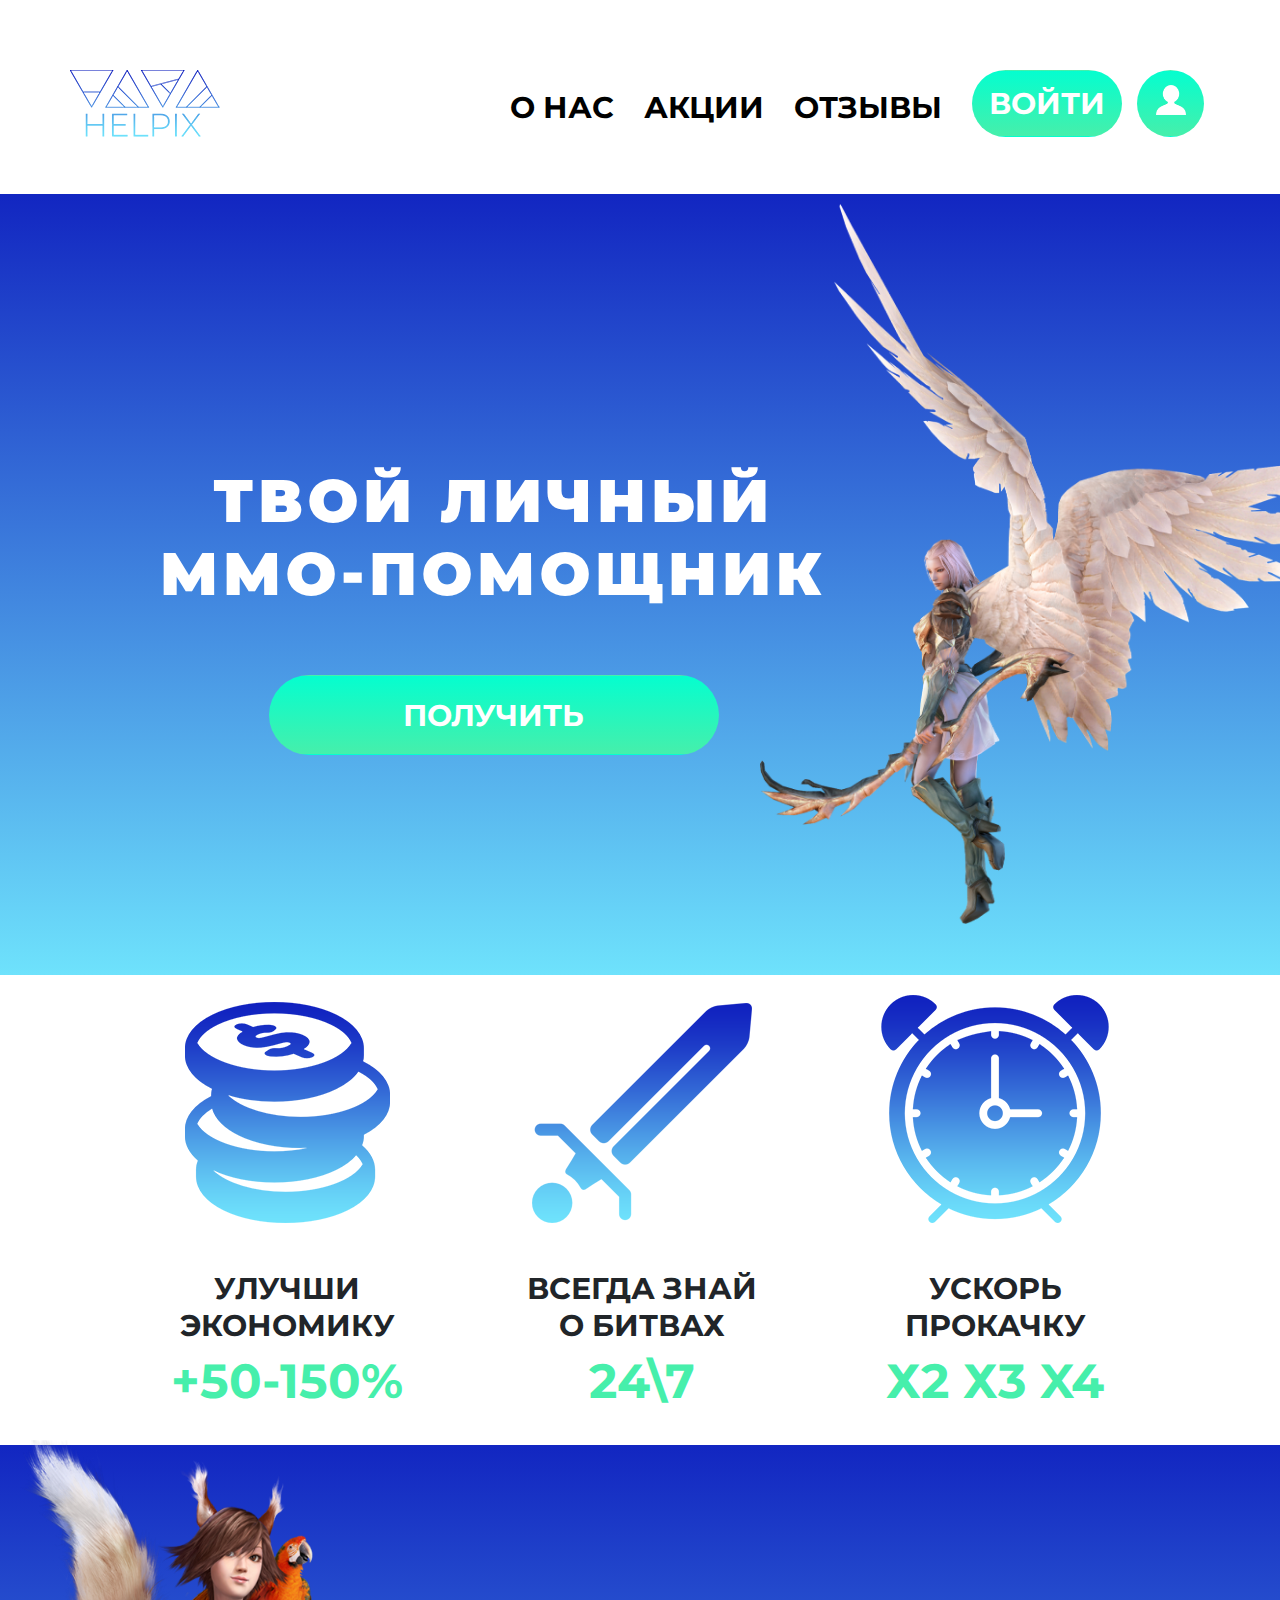
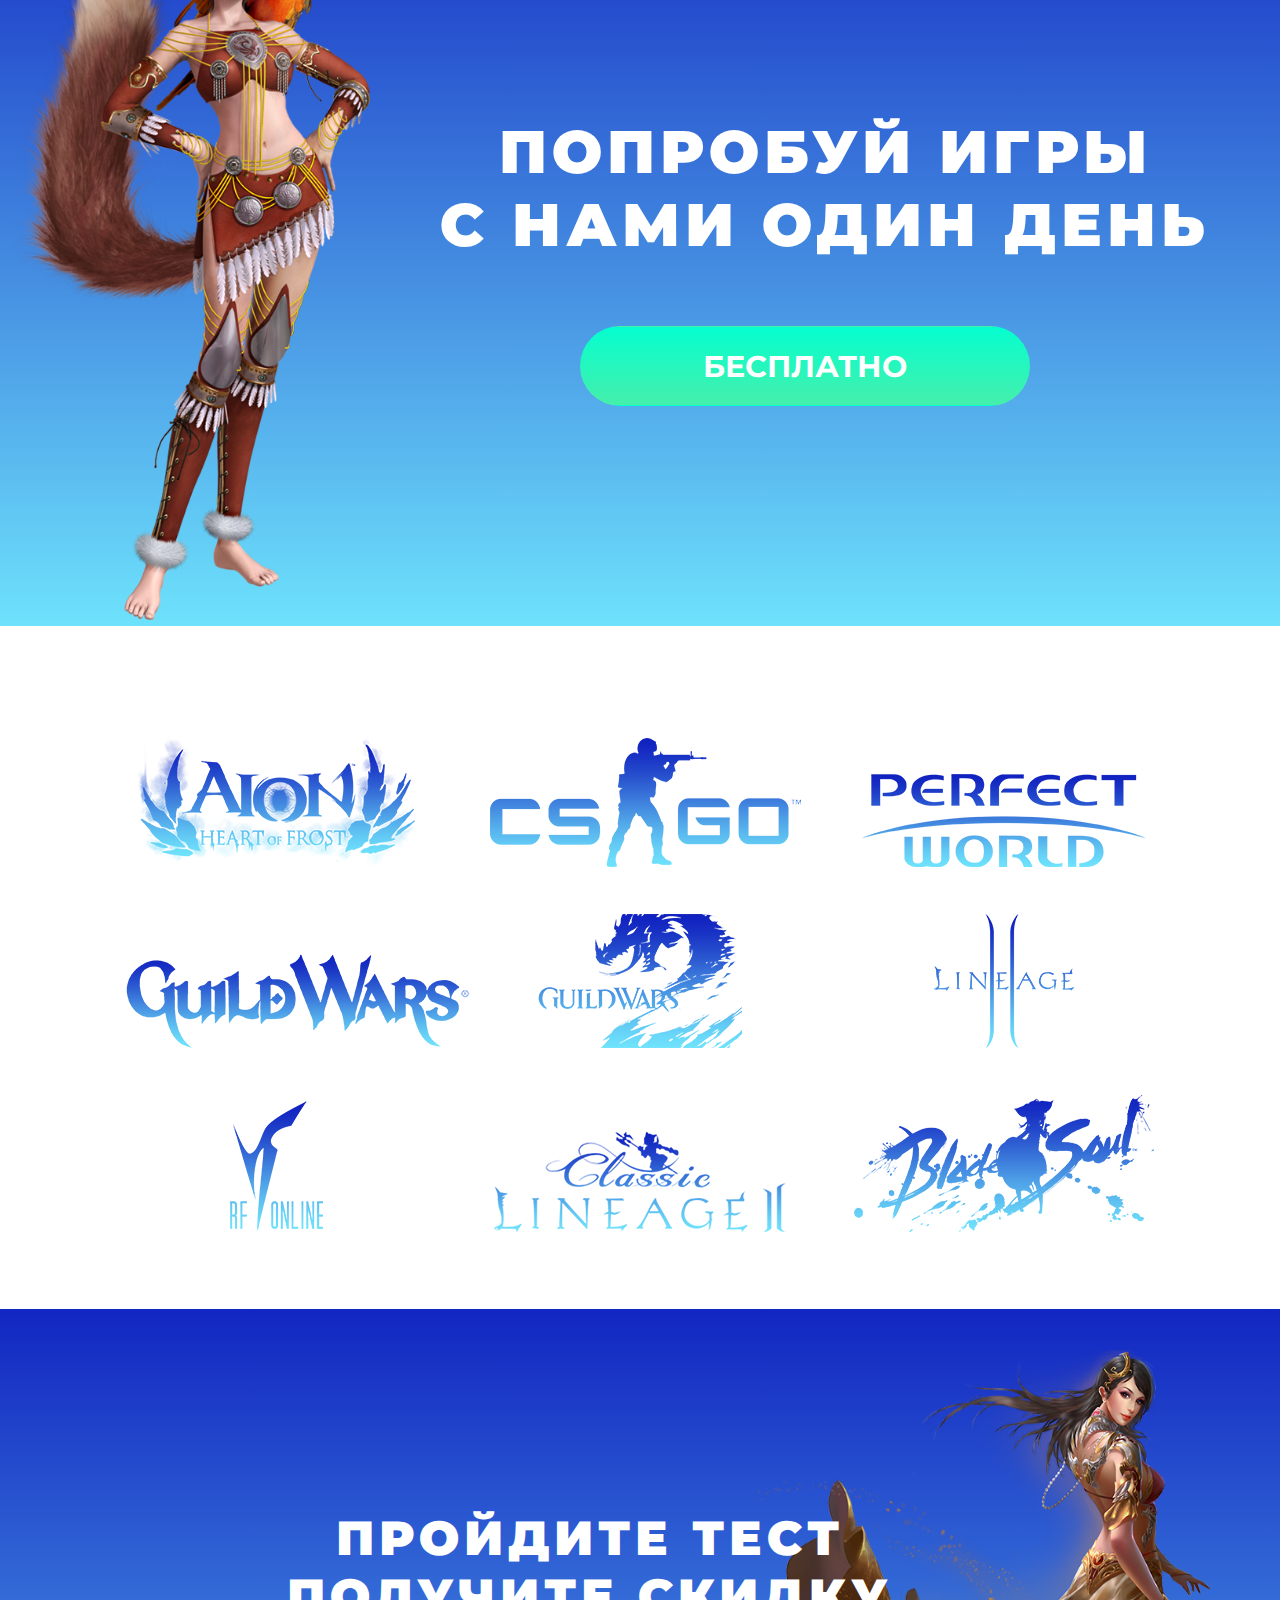
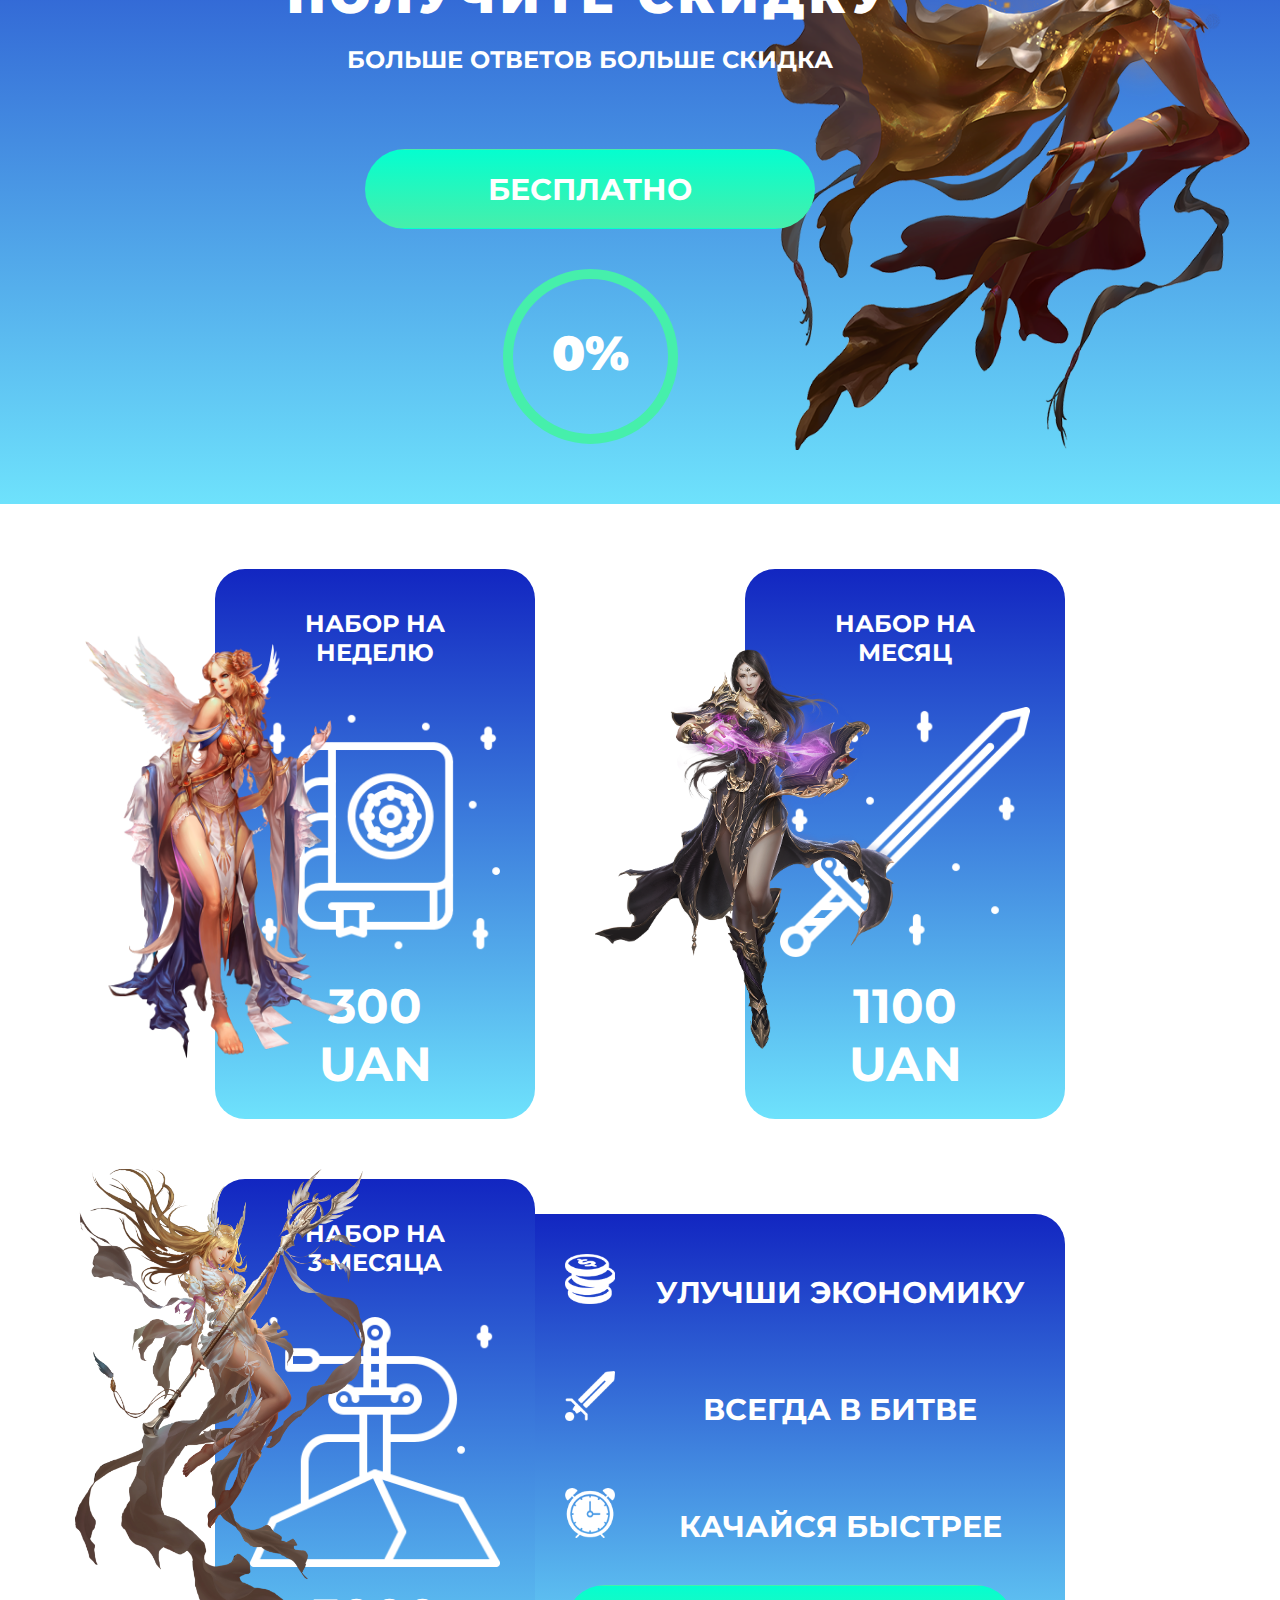
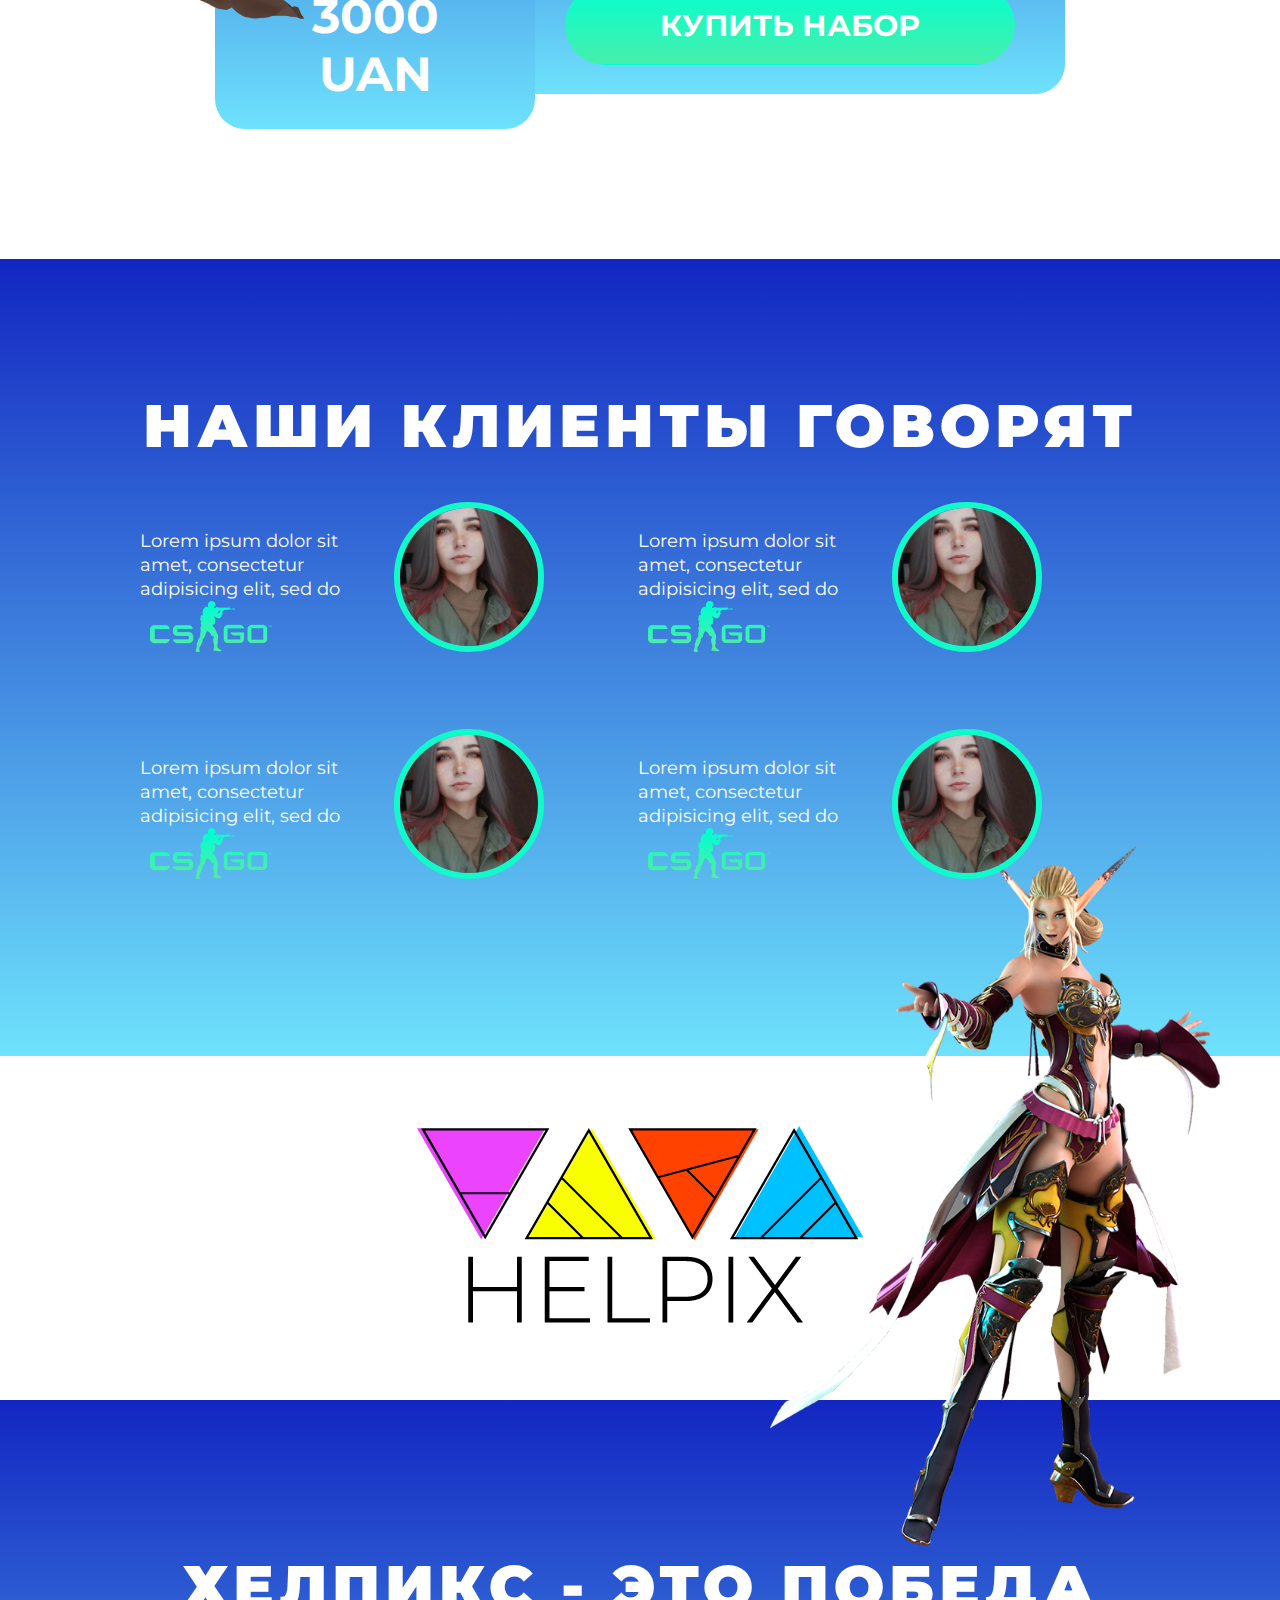
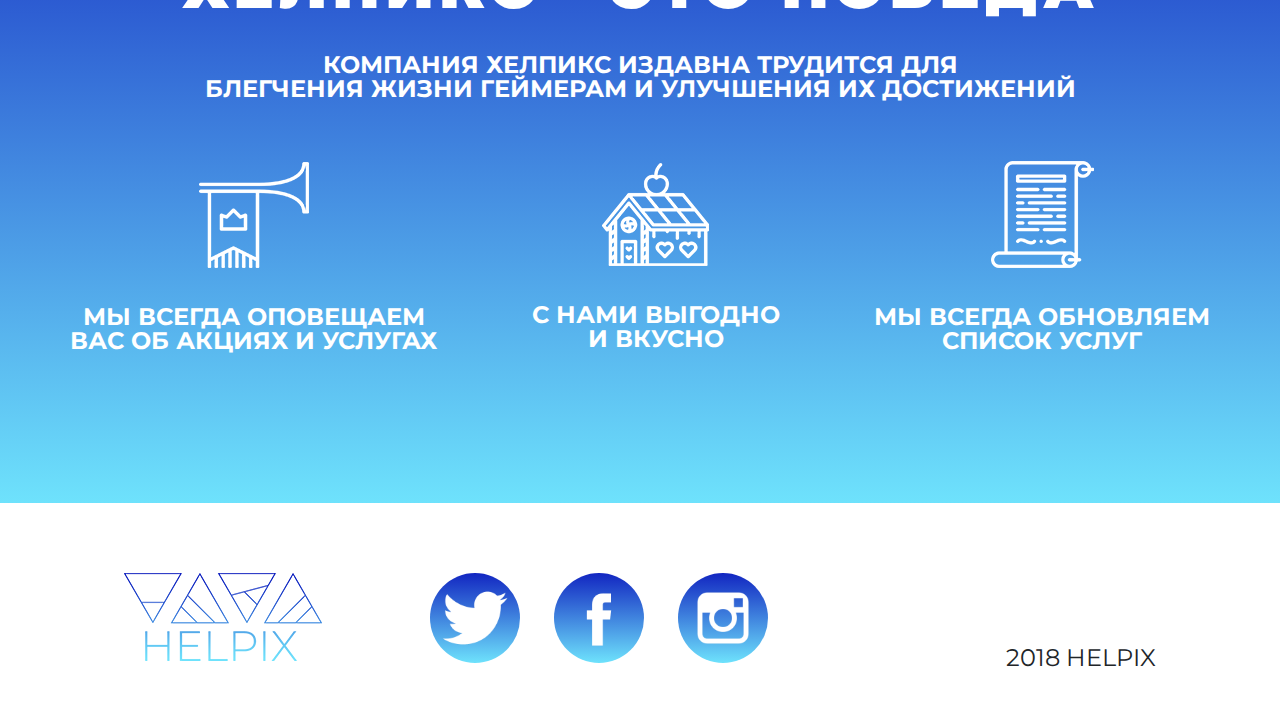
<file: game_maket_test2/index.html>
<!DOCTYPE html>
<html lang="en">
<head>
	<meta charset="UTF-8">
	<title>Helpix</title>
	<link rel="stylesheet" href="https://stackpath.bootstrapcdn.com/bootstrap/4.2.1/css/bootstrap.min.css"> 
	<link rel="stylesheet" type="text/css" href="css/bootstrap.css">
	<link rel="stylesheet" type="text/css" href="css/style.css">
	<link rel="stylesheet" type="text/css" href="css/media.css">
	<link rel="stylesheet" type="text/css" href="css/animate.css">
	<link href="https://fonts.googleapis.com/css?family=Montserrat:400,700,900" rel="stylesheet">

	<meta content="initial-scale=1,user-scalable=no,maximum-scale=1,width=device-width" name="viewport">
	
</head>
<body>
	<header id="header">
		<div class="container  clearfix">
			<div class="logo"><a href=""><img src="img/logo.png" alt="logo"></a></div>
			<nav>
				<div class="nav" id="topnav">
					<a href="#">о нас</a>
					<a href="#">акции</a>
					<a href="#">отзывы</a>
					<a href="#" id="menu" class="icon">&#9776;</a>
				</div>				
			</nav>
			<div class="btn-login">
				<button type="button" class="btn btn1">Войти</button>
			</div>
			<div class="btn-user">
				<button type="button" class="btn btn2"><img src="img/btn-user.png" alt=""></button>
			</div>
		</div>
	</header>
	<main>
		<div class="block1">
			<div class="container">
				<div class="wrapper-block1">
					<div class="give-help-text">
						<h2 class="title1">твой личный <br> ммо-помощник</h2>
						<div class="btn-blok1">
							<button class="btn btn3">Получить</button>
						</div>
					</div>
					<div class="give-help-img"><img src="img/angel-blok1.png" alt="">
					</div>
				</div>
			</div>
		</div>
		<div class="opportunities1 container">
			<div class="wrapper-opportunities">
				<div class="opportunities-item">
					<img src="img/dollar-coin.png" alt="dollar-coin">
					<h3 class="title2">улучши <br> экономику</h3>
					<p>+50-150%</p>
				</div>
				<div class="opportunities-item">
					<img src="img/weapon.png" alt="weapon">
					<h3 class="title2">всегда знай <br> о битвах</h3>
					<p>24\7</p>
				</div>
				<div class="opportunities-item">
					<img src="img/alarm-clock.png" alt="alarm-clock">
					<h3 class="title2">ускорь <br> прокачку</h3>
					<p>х2 х3 x4</p>
				</div>
			</div>
		</div>
		<div class="opportunities2 container">
			<div class="wrapper-opportunities">
				<div id="carouselExampleControls" class="carousel slide" data-ride="carousel">
					<div class="carousel-inner">
						<div class="carousel-item active">
							<div class="opportunities-item">
								<img src="img/dollar-coin.png" alt="dollar-coin">
								<h3 class="title2">улучши <br> экономику</h3>
								<p>+50-150%</p>
							</div>
						</div>
						<div class="carousel-item">
							<div class="opportunities-item">
								<img src="img/weapon.png" alt="weapon">
								<h3 class="title2">всегда знай <br> о битвах</h3>
								<p>24\7</p>
							</div>
						</div>
						<div class="carousel-item">
							<div class="opportunities-item">
								<img src="img/alarm-clock.png" alt="alarm-clock">
								<h3 class="title2">ускорь <br> прокачку</h3>
								<p>х2 х3 x4</p>
							</div>
						</div>
						</div>
							<a class="carousel-control-prev" href="#carouselExampleControls" role="button" data-slide="prev">
								<span class="carousel-control-prev-icon" aria-hidden="true"></span>
								<span class="sr-only">Previous</span>
							</a>
							<a class="carousel-control-next" href="#carouselExampleControls" role="button" data-slide="next">
								<span class="carousel-control-next-icon" aria-hidden="true"></span>
								<span class="sr-only">Next</span>
							</a>
				</div>
			</div>	
		</div>
		<div class="block2">
			<div class="container">
				<div class="free-text">
					<h2 class="title1">попробуй игры <br> с нами один день</h2>
					<div class="btn-blok2">
						<button class="btn btn4">Бесплатно</button>
					</div>
				</div>
				<div class="free-img"><img src="img/kisspng-blok2.png" alt=""></div>
			</div>
		</div>
		<div class="games">
			<div class="container">
				<div class="wrapper-game">
					<ul>
						<li><a href="#"><img src="img/aion.png" alt=""></a></li>
						<li><a href="#"><img src="img/csgo-logo-png.png" alt=""></a></li>
						<li><a href="#"><img src="img/perfect-world.png" alt=""></a></li>
						<li><a href="#"><img src="img/guild-wars-logo.png" alt=""></a></li>
						<li><a href="#"><img src="img/guild-wars-2-logo.png" alt=""></a></li>
						<li><a href="#"><img src="img/lineage.png" alt=""></a></li>
						<li><a href="#"><img src="img/logo-rf-online.png" alt=""></a></li>
						<li><a href="#"><img src="img/lineage_classic.png" alt=""></a></li>
						<li><a href="#"><img src="img/BnS_Logo_.png" alt=""></a></li>
					</ul>
				</div>
			</div>	
		</div>
		<div class="block-test">
			<div class="container clearfix">
				<div class="wrapper-test">
					<div class="test-text">
						<h2 class="title3">пройдите тест <br>получите скидку</h2>
						<p class="title-p">больше ответов больше скидка</p>
						<div class="btn-blok3">
							<button class="btn btn5">Бесплатно</button>
						</div>
						<div class="test-progress">
							<p>0%</p>
						</div>
					</div>
					<div class="test-img"><img src="img/legends-loa.png" alt="">
					</div>
				</div>
			</div>
		</div>
		<div class="products">
				<div class="container">
					<div class="wrapper-products clearfix">
						<div class="product left">
							<h4>набор на <br> неделю</h4>
							<img src="img/spellbook.png" alt="spellbook">
							<p>300 <br> UAN</p>
							<button class="btn btn6-adap">купить <span>набор</span></button>
							<div class="product-img1"><img src="img/product1.png" alt=""></div>
						</div>
						<div class="product right">
							<h4>набор на <br> месяц</h4>
							<img src="img/sword1100.png" alt="sword1100">
							<p>1100 <br> UAN</p>
							<button class="btn btn6-adap">купить <span>набор</span></button>
							<div class="product-img2"><img src="img/product2.png" alt=""></div>
						</div>
						<div class="product" id="product_order">
							<h4>набор на <br> 3 месяца</h4>
							<img src="img/excalibur.png" alt="excalibur">
							<p>3000 <br> UAN</p>
							<button class="btn btn6-adap">купить <span>набор</span></button>
							<div class="product-img3"><img src="img/product3.png" alt=""></div>
						</div>
						<div class="order active-order" id="my_order">
							<div class="wrapper-order">
								<div class="service">
									<img src="img/dollar-coin-order.png" alt="">
									<p>улучши экономику</p>
								</div>
								<div class="service">
									<img src="img/sword-order.png" alt="">
									<p>всегда в битве</p>
								</div>
								<div class="service">
									<img src="img/alarm-clock-order.png" alt="">
									<p>качайся быстрее</p>
								</div>
								<div class="btn-block4">
									<button class="btn btn6">купить набор</button>
								</div>
							</div>
						</div>
					</div>
				</div>
		</div>
		<div class="reviews">
			<div class="container">
				<div class="wrapper-reviews">
					<h2 class="title1">наши клиенты говорят</h2>
					<div class="comments">
						<div class="comment">
							<div class="comment-text">
								<p>
									Lorem ipsum dolor sit <br> amet, consectetur <br> adipisicing elit, sed do 
								</p>
								<img src="img/comment-game.png" alt="cs go">
							</div>
							<div class="user-icon"><img src="img/user-icon.jpg" alt="user-logo"></div>
						</div>
						<div class="comment">
							<div class="comment-text">
								<p>
									Lorem ipsum dolor sit <br> amet, consectetur <br> adipisicing elit, sed do 
								</p>
								<img src="img/comment-game.png" alt="cs go">
							</div>
							<div class="user-icon"><img src="img/user-icon.jpg" alt="user-logo"></div>
						</div>
						<div class="comment">
							<div class="comment-text">
								<p>
									Lorem ipsum dolor sit <br> amet, consectetur <br> adipisicing elit, sed do 
								</p>
								<img src="img/comment-game.png" alt="cs go">
							</div>
							<div class="user-icon"><img src="img/user-icon.jpg" alt="user-logo"></div>
						</div>
						<div class="comment">
							<div class="comment-text">
								<p>
									Lorem ipsum dolor sit <br> amet, consectetur <br> adipisicing elit, sed do 
								</p>
								<img src="img/comment-game.png" alt="cs go">
							</div>
							<div class="user-icon"><img src="img/user-icon.jpg" alt="user-logo"></div>
						</div>
					</div>
				</div>
			</div>
		</div>
		<div class="main-logo">
			<div class="container">
				<div class="wrapper-logo">
					<a href="#"><img src="img/main-logo.png" alt="main-logo"></a>
					<div class="fons-img"><img src="img/elf-girl.png" alt=""></div>
				</div>
			</div>
		</div>
		<div class="info">
			<div class="container">
				<div class="wrapper-info">
					<h3 class="title1">хелпикс - это победа</h3>
					<p><span>компания хелпикс издавна трудится для <br> блегчения жизни геймерам и улучшения их достижений</span></p>
					<div class="advantages">
						<div class="advantage">
							<img src="img/fanfare.png" alt="fanfare">
							<p>мы всегда оповещаем <br>вас об акциях и услугах</p>
						</div>
						<div class="advantage">
							<img src="img/gingerbread-house.png" alt="gingerbread-house">
							<p>с нами выгодно <br>и вкусно</p>
						</div>
						<div class="advantage">
							<img src="img/scroll.png" alt="scroll">
							<p>мы всегда обновляем <br>список услуг</p>
						</div>
					</div>
				</div>	
			</div>
		</div>
	</main>
	<footer id="footer">
		<div class="container">
			<div class="logo-footer">
				<a href="#"><img src="img/logo_footer.png" alt=""></a>
			</div>
			<div class="socials">
				<div class="tw"><a href="#"><img src="img/twitter-logo.png" alt=""></a></div>
				<div class="fb"><a href="#"><img src="img/facebook-logo.png" alt=""></a></div>
				<div class="inst"><a href="#"><img src="img/instagram-logo.png" alt=""></a></div>
			</div>
			<div class="footer-text">
				<p>2018 helpix </p>
			</div>
		</div>
	</footer>



	<script src="https://code.jquery.com/jquery-3.3.1.slim.min.js" integrity="sha384-q8i/X+965DzO0rT7abK41JStQIAqVgRVzpbzo5smXKp4YfRvH+8abtTE1Pi6jizo" crossorigin="anonymous"></script>
	<script src="https://cdnjs.cloudflare.com/ajax/libs/popper.js/1.14.6/umd/popper.min.js" integrity="sha384-wHAiFfRlMFy6i5SRaxvfOCifBUQy1xHdJ/yoi7FRNXMRBu5WHdZYu1hA6ZOblgut" crossorigin="anonymous"></script>
	<script src="https://stackpath.bootstrapcdn.com/bootstrap/4.2.1/js/bootstrap.min.js" integrity="sha384-B0UglyR+jN6CkvvICOB2joaf5I4l3gm9GU6Hc1og6Ls7i6U/mkkaduKaBhlAXv9k" crossorigin="anonymous"></script>
	<script src="js/script.js"></script>

</body>
</html>
</file>
<file: eclipse/css/media.css>
﻿/* Адаптивность */
/*Extra large devices (large desktops, 1200px)*/
@media screen and (max-width: 1200px) {

}
/*Large devices (desktops, 992px)*/
@media screen and (max-width: 992px) {

}
/*Medium devices (tablets, 768px)*/
@media screen and (max-width: 768px) {

}
/*Small devices (landscape phones, 576px)*/
@media screen and (max-width: 576px) {

}
</file>
<file: eclipse/css/style.css>
/*Стандартные стили*/
html, body, div, span, applet, object, iframe,
h1, h2, h3, h4, h5, h6, p, blockquote, pre,
a, abbr, acronym, address, big, cite, code,
del, dfn, em, img, ins, kbd, q, s, samp,
small, strike, strong, sub, sup, tt, var,
b, u, i, center,
dl, dt, dd, ol, ul, li,
fieldset, form, label, legend,
table, caption, tbody, tfoot, thead, tr, th, td,
article, aside, canvas, details, embed, 
figure, figcaption, footer, header, hgroup, 
menu, nav, output, ruby, section, summary,
time, mark, audio, video {
	margin: 0;
	padding: 0;
	border: 0;
	font-size: 100%;
	font: inherit;
	vertical-align: baseline;
}
html {
	height: 100%;
}
body {
	height: 100%;
	font: 30px 'Roboto', sans-serif;
	background-color: #fff;
}
ol, ul {
	list-style: none;
}
* {
	margin: 0;
	padding: 0;
	outline: none;

	-webkit-box-sizing: border-box;
	-moz-box-sizing: border-box;
	box-sizing: border-box;
}
a, a:hover {
	text-decoration: none;
}
.clearfix:before,
.clearfix:after {
	content: " ";
	display: table;
}
.clearfix:after {
	clear: both;
}
.left {
	float:left;
}
.right {
	float:right;
}
.text-right{
	text-align: right;
}
.container {
	max-width: 1170px;
	margin: 0 auto;
	padding: 0;
}
/*_Style site_*/
main {
	overflow: hidde;
}
/*PopUp*/
.pop-up {
	display: none;
	position: fixed;
	top: 0%;
	left: 0;
	right: 0;
	bottom: 0;
	width: 100%;
	height: 100%;
	z-index: 9;
	background-color: rgba( 0, 0, 0, 0.6);
}
.wrapper-pop-up {
	width: 400px;
	height: 400px;
	margin: 0 auto;
	background: #fff;
	border: 1px solid #cb0e18;
	text-align: center;
	position: fixed;
	top: 20%;
	left: 50%;
	transform: translateX(-50%);
}
.pop-up-close {
	width: 30px;
	height: 30px;
	font-size: 30px;
	margin: 5px 0 0 350px;
	vertical-align: middle;
	color: #cb0e18;
}
.pop-up-content h2 {
	font-size: 22px;
	font-weight: 300;
	color: #cb0e18;
	margin-top: 40px;
	margin-left: -55px;
}
.pop-up-content hr {
	width: 235px;
	color: #cb0e18;
	margin-top: 25px;
	margin-left: 80px;
}
.pop-up-f-wrapper {
	display: -webkit-flex;
	display: -moz-flex;
	display: -ms-flex;
	display: -o-flex;
	display: flex;
	-webkit-flex-direction: column;
	-moz-flex-direction: column;
	-ms-flex-direction: column;
	-o-flex-direction: column;
	flex-direction: column;
	justify-content: center;
}
.input-pop-up {
	padding-top: 25px;
}
.input-pop-up .enjoy-css {
	display: block;
	width: 235px;
	margin: 10px auto;
	padding: 10px 0 10px 10px;
	border: 1px solid #808080;
	-webkit-border-radius: 4px;
	border-radius: 4px;
	font-size: 14px;
	font-weight: 300;
	color: #808080;
}
.button-pop-up .btn-submit {
	display: block;
	width: 235px;
	height: 35px;
	margin: 0 auto;
	margin-top: 15px;
	-moz-box-shadow: 1px 1px 5px -1px #000000;
	-webkit-box-shadow: 1px 1px 5px -1px #000000;
	box-shadow: 1px 1px 5px -1px #000000;
	background-color:#cb0e18;
	-moz-border-radius:2px;
	-webkit-border-radius:2px;
	border-radius:2px;
	display:inline-block;
	color:#ffffff;
	font-size:15px;
	text-transform: uppercase;
	text-decoration:none;
	border: none;
}
.button-active .btn-submit {
	display: block;
	width: 235px;
	height: 35px;
	margin: 0 auto;
	margin-top: 15px;
	-moz-box-shadow: 1px 1px 5px -1px #000000;
	-webkit-box-shadow: 1px 1px 5px -1px #000000;
	box-shadow: 1px 1px 5px -1px #000000;
	background-color:#cb0e18;
	-moz-border-radius:2px;
	-webkit-border-radius:2px;
	border-radius:2px;
	display:inline-block;
	color:#ffffff;
	font-size:15px;
	text-transform: uppercase;
	text-decoration:none;
	border: none;
}
/*Header*/
#header {
	background: url(../img/bg-header.jpg) no-repeat;
	height: 885px;
}
.back-call {
	width: 230px;
	height: 40px;
	-moz-box-shadow: 1px 1px 5px -1px #000000;
	-webkit-box-shadow: 1px 1px 5px -1px #000000;
	box-shadow: 1px 1px 5px -1px #000000;
	background-color:#cb0e18;
	-moz-border-radius:2px;
	-webkit-border-radius:2px;
	border-radius:2px;
	display:inline-block;
	color:#ffffff;
	font-size:15px;
	text-transform: uppercase;
	text-decoration:none;
	border: none; 
}
.wrapper-header{
	padding-top: 30px;
}
.hd-top {
	display: -webkit-flex;
	display: -moz-flex;
	display: -ms-flex;
	display: -o-flex;
	display: flex;
	justify-content: space-between;
}
.languages ul {
	display: -webkit-flex;
	display: -moz-flex;
	display: -ms-flex;
	display: -o-flex;
	display: flex;
	justify-content: flex-end;
	margin-bottom: 15px;
}
.languages ul li {
	padding-left: 25px;
}
.languages li a {
	color: #fff;
	font-size: 18px;
	font-weight: 300;
}
.languages li a.active-lng {
	font-weight: 700;
}
.languages li a:hover {
	font-weight: 700;
}
.main-info h1 {
	color: #fff;
	text-transform: uppercase;
	font-size: 25px;
	margin-bottom: 5px;
}
.main-info p {
	color: #cb0e17;
}
.main-info p.tel {
	font-size: 35px;
}
.main-info p.e-mail {
	font-size: 20px;
	margin-bottom: 25px;
}
.main-info h1,
.main-info p {
	text-align: right;
}
.hd-bottom {
	display: -webkit-flex;
	display: -moz-flex;
	display: -ms-flex;
	display: -o-flex;
	display: flex;
	justify-content: space-between;
}
.hd-bottom ul {
	width: 750px;
	margin-top: 90px;
	margin-left: -30px;
	display: -webkit-flex;
	display: -moz-flex;
	display: -ms-flex;
	display: -o-flex;
	display: flex;
	flex-wrap: wrap;
}
.hd-bottom ul li {
	width: 33.33%;
	margin-bottom: 25px;
	text-align: center;
}
.hd-bottom li p {
	font-size: 18px;
	font-weight: 400;
	color: #000;
}
.hd-bottom h3,
.hd-bottom p,
.hd-bottom h2 {
	color: #cb0e16;
}
.hd-bottom h3 {
	padding-top: 60px;
	font-size: 22px;
	font-weight: bold;
	text-transform: uppercase;
}
.hd-bottom p {
	padding-top: 5px;
	font-size: 30px;
	font-weight: 300;
}
.hd-bottom h2 {
	font-size: 50px;
	font-weight: bold;
	text-transform: uppercase;
}
.form-urgent-trans {
	width: 285px;
	height: 485px;
	margin-top: 60px;
	margin-right: 55px;
	background-color: #fff;
	border: 1px solid #cb0e18;
} 
.form-urgent-trans .form-info {
	padding-top: 50px;
	margin-left: 22px; 
	font-size: 15px;
	font-weight: 300;
	line-height: 25px;
	color: #333333;
}
.form-urgent-trans h3 {
	padding-top: 30px;
	margin-left: 22px; 
	font-size: 22px;
	font-weight: 300;
	color: #cb0e18;
	text-transform: none;
}
.enjoy-css {
	display: block;
	width: 235px;
	margin: 10px auto;
	padding: 15px 15px 15px 15px;
	border: 1px solid #808080;
	-webkit-border-radius: 4px;
	border-radius: 4px;
	font-size: 14px;
	font-weight: 300;
	color: #808080;
}
 .b-urgent-trans {
 	display: block;
	width: 235px;
	height: 45px;
	margin: 30px auto 0 auto;
	-moz-box-shadow: 1px 1px 5px -1px #000000;
	-webkit-box-shadow: 1px 1px 5px -1px #000000;
	box-shadow: 1px 1px 5px -1px #000000;
	background-color: #cb0e18;
	-moz-border-radius: 2px;
	-webkit-border-radius: 2px;
	border-radius: 2px;
	color: #ffffff;
	font-size: 15px;
	text-transform: uppercase;
	text-decoration: none;
	border: none; 
}
/*Navigation*/
.fixed {
	z-index: 100;
	position: fixed;
	top: 0;
	left: 0;
	width: 100%;
}
.top-nav {
	width: 100%;
	height: 50px;
	background-color: #fff;
	-webkit-box-shadow: 0px 5px 5px 0px rgba(0,0,0,0.48);
	-moz-box-shadow: 0px 5px 5px 0px rgba(0,0,0,0.48);
	box-shadow: 0px 5px 5px 0px rgba(0,0,0,0.48);
}
.menu {
	display: -webkit-flex;
	display: -moz-flex;
	display: -ms-flex;
	display: -o-flex;
	display: flex;
	justify-content: flex-end;
}
.nav ul li {
	padding-right: 60px;
}
.nav ul li:last-child {
	padding-right: 0;
}
.nav li a {
	font-size: 15px;
	color: #333333;
}
.nav li a:hover {
	color: #cb0e18;
}
.nav li a.nav-active {
	color: #cb0e18;
}
/*_Main_*/
/*Block-Horse*/
.block-horse {
	background: url(../img/bg-horse.jpg) no-repeat;
	height: 565px;
}
.block-horse p,
.block-horse h2 {
	color: #e8e9e3;
	text-align: center;
}
.block-horse p {
	font-size: 20px;
	font-weight: 200;
	padding-bottom: 27px;
}
.block-horse p:first-child {
	padding-top: 55px;
}
.block-horse p:last-child {
	padding-bottom: 0;
}
.block-horse h2 {
	font-size: 50px;
	font-weight: 100;
}
/*Special-Offer*/
.special-offer {
	padding: 60px 0;
}
.technology-cat {
	font-size: 35px;
	font-weight: 200;
	color: #cb0e18;
}
.special-offer h2 {
	font-size: 50px;
	font-weight: 300;
	color: #cb0e18;
}
.reduce-costs {
	font-size: 30px;
	font-weight: 700;
	color: #cb0e18;
	text-transform: uppercase;
}
.technology-info-client {
	padding-top: 27px;
	padding-bottom: 30px;
	font-size: 20px;
	font-weight: 300;
	color: #333333;
}
.technology-info-client span {
	color: #cb0e18;
}
.technology {
	display: -webkit-flex;
	display: -moz-flex;
	display: -ms-flex;
	display: -o-flex;
	display: flex;
	justify-content: flex-start;
	position: relative;
	z-index: 1;
}
.t-info {
	margin-left: 40px;
}
.t-info span {
	padding-top: 35px;
	font-size: 60px;
	font-weight: 100;
	color: #cccccc;
}
.t-info p {
	padding-top: 40px;
	font-size: 20px;
	font-weight: 400;
	color: #333333;
}
.special-offer hr {
	color: #999999;
}
.special-offer h3 {
	margin-top: 60px;
	font-size: 30px;
	font-weight: 700;
	text-align: left;
	text-transform: uppercase;
	color: #333333;
}
.so-advantages {
	display: -webkit-flex;
	display: -moz-flex;
	display: -ms-flex;
	display: -o-flex;
	display: flex;
	justify-content: center;
	margin-top: 60px;
}
.so-advantages li {
	width: 33.33%;
	text-align: center;

}
.so-advantages li p {
	font-size: 20px;
	font-weight: 500;
	color: #333333;
}
.btn-order-translation {
	display: -webkit-flex;
	display: -moz-flex;
	display: -ms-flex;
	display: -o-flex;
	display: flex;
	justify-content: center;
}
.order-translation {
	width: 230px;
	height: 45px;
	margin-top: 40px;
	-moz-box-shadow: 1px 1px 5px -1px #000000;
	-webkit-box-shadow: 1px 1px 5px -1px #000000;
	box-shadow: 1px 1px 5px -1px #000000;
	background-color:#cb0e18;
	-moz-border-radius:2px;
	-webkit-border-radius:2px;
	border-radius:2px;
	display:inline-block;
	color:#ffffff;
	font-size:15px;
	text-transform: uppercase;
	text-decoration:none;
	border: none;
}
/*Text Translation*/
.text-translation {
	padding-top: 50px;
	border-top: 1px dashed #333;
	border-bottom: 1px dashed #333;
}
.text-t-top {
	display: -webkit-flex;
	display: -moz-flex;
	display: -ms-flex;
	display: -o-flex;
	display: flex;
	justify-content: center;
	-ms-align-items: center;
	align-items: center;
	color: #cb0e18;
	margin-bottom: 40px;
}
.prosent-client p {
	font-size: 130px;
	font-weight: 300;
	margin-right: 60px;
}
.info-client .new-client {
	font-size: 50px;
	font-weight: 300;
}
.info-client p {
	font-size: 32px;
	font-weight: 300;
}
.info-client h4 {
	font-size: 25px;
	font-weight: 700;
}
.text-t-bottom {
	background: url(../img/bg-text-t-bottom.jpg) no-repeat;
	height: 670px;
}
.slider-advantages {
	width: 800px;
	padding-top: 125px;
	margin: 0 auto;
}
.sd {
	display: block;
}
.sd h3 {
	
	margin-bottom: 30px;
	font-size: 25px;
	font-weight: 400;
	color: #cb0e18;
}
.sd p {
	font-size: 18px;
	font-weight: 400;
	color: #333;
}
.translation-speed {
	width: 980px;
	height: 230px;
	margin: 0 auto;
	margin-top: 80px;
	border: 1px solid #cb0e18;
	background: #fff;
}
form.ts {
	display: -webkit-flex;
	display: -moz-flex;
	display: -ms-flex;
	display: -o-flex;
	display: flex;
}
.text-ts {
	padding-top: 40px;
	padding-left: 50px;
	padding-right: 30px;
}
.text-ts h4 {
	margin-bottom: 35px;
	font-size: 22px;
	font-weight: 300;
	color: #cb0e18;
}
.text-ts p {
	font-size: 15px;
	font-weight: 300;
	color: #333;
}
.input-ts {
	padding-top: 40px;
	padding-right: 25px;
}
.input-ts .enjoy-css {
	display: block;
	width: 235px;
	margin: 10px auto;
	padding: 10px 0 10px 10px;
	border: 1px solid #808080;
	-webkit-border-radius: 4px;
	border-radius: 4px;
	font-size: 14px;
	font-weight: 300;
	color: #808080;
}
.button-ts p {
	padding-top: 55px;
	font-size: 14px;
	font-weight: 400;
	color: #cb0e18;
	text-align: center;
}
.button-ts {
	display: -webkit-flex;
	display: -moz-flex;
	display: -ms-flex;
	display: -o-flex;
	display: flex;
	-webkit-flex-direction: column;
	-moz-flex-direction: column;
	-ms-flex-direction: column;
	-o-flex-direction: column;
	flex-direction: column;
	-ms-align-items: center;
	align-items: center;
}
.progres p {
	padding-top: 13px;
	font-size: 12px;
}
.progres {
	width: 41px;
	height: 40px;
	margin-top: 15px;
	background: url(../img/progres.png);
	text-align: center;
}
.btn-submit {
	width: 230px;
	height: 35px;
	margin-top: 25px;
	-moz-box-shadow: 1px 1px 5px -1px #000000;
	-webkit-box-shadow: 1px 1px 5px -1px #000000;
	box-shadow: 1px 1px 5px -1px #000000;
	background-color:#cb0e18;
	-moz-border-radius:2px;
	-webkit-border-radius:2px;
	border-radius:2px;
	display:inline-block;
	color:#ffffff;
	font-size:15px;
	text-transform: uppercase;
	text-decoration:none;
	border: none;
}
/*Analysis*/
.analysis {
	padding: 60px 0;
}
.analysis h2 {
	font-size: 50px;
	font-weight: 300;
	color: #cb0e18;
}
.an-text {
	font-size: 35px;
	font-weight: 300;
	color: #cb0e18;
}
.analysis hr {
	width: 410px;
	margin: 40px 0 30px 0;
	color: #999999;
}
.analysis p {
	width: 1300px;
	margin-bottom: 25px;
	font-size: 18px;
	font-weight: 400;
	color: #333;
}
.analysis ul .main-ul {
	-webkit-flex-direction: column;
	-moz-flex-direction: column;
	-ms-flex-direction: column;
	-o-flex-direction: column;
	flex-direction: column;
}
.analysis ul {
	display: -webkit-flex;
	display: -moz-flex;
	display: -ms-flex;
	display: -o-flex;
	display: flex;
	justify-content: space-between;
}
.analysis li {
	padding-right: 50px;
	text-align: center;

}
.analysis li p {
	width: 100%;
	padding-top: 30px;
	padding-bottom: 55px;
	margin-bottom: 0px;
	font-size: 18px;
	font-weight: 300;
	color: #333;
}
.analysis li .odin {
	padding-top: 65px;
}
.analysis li .tri {
	padding-top: 55px;
}
/*Reasons*/
.reasons {
	padding: 55px 0 55px 0;
	background: url(../img/bg-reasons.jpg) no-repeat;
	height: 883px;
}
.reasons-wrapper {
	display: -webkit-flex;
	display: -moz-flex;
	display: -ms-flex;
	display: -o-flex;
	display: flex;
}
#wrap {
    width:770px;
    margin:0;
}
.wrap img {
    margin:10px;
}
.medium_v{
    width:256px;
    height:513px
}
.medium_g{
    width:513px;
    height:256px;
}
.small{
    width:256px;
    height:256px;
}
.num1 {
	background: url(../img/img-reasons1.jpg) no-repeat;
}
.num2 {
	background: url(../img/img-reasons2.jpg) no-repeat;
}
.num3 {
	background: url(../img/img-reasons3.jpg) no-repeat;
}
.num4 {
	background: url(../img/img-reasons4.jpg) no-repeat;
}
.num5 {
	background: url(../img/img-reasons5.jpg) no-repeat;
}
.num6 {
	background: url(../img/img-reasons6.jpg) no-repeat;
}
.num7 {
	background: url(../img/img-reasons7.jpg) no-repeat;
}
.f-wrapper,
.f-top,
.f-bottom,
.f-left,
.f-midle,
.f-right {
	display: -webkit-flex;
	display: -moz-flex;
	display: -ms-flex;
	display: -o-flex;
	display: flex;
}
.f-wrapper,
.f-left,
.f-right {
	-webkit-flex-direction: column;
	-moz-flex-direction: column;
	-ms-flex-direction: column;
	-o-flex-direction: column;
	flex-direction: column;
}
.f-top {
	margin-bottom: 1px;
}
.f-left,
.f-midle, 
.f-top .medium_g {
	margin-right: 1px;
}
.f-left .small,
.f-right .small {
	margin-bottom: 1px;
}
.f-left .small:last-child,
.f-right .small:last-child {
	margin-bottom: 0;
}
.medium_v,
.medium_g,
.small {
	position: relative;
}
.medium_v:hover .hover_text,
.medium_g:hover .hover_text,
.small:hover .hover_text {
	display:block;
}
.hover_text {
	position:absolute;
	left:0;
	bottom:0;
	right:0;
	top:0;
	background:rgba(206,36,44, 0.9);
	display:none;
}
.p_num1,
.p_num2,
.p_num3,
.p_num4,
.p_num5,
.p_num6,
.p_num7 {
	margin-top: 70px;
	margin-left: 15px;
	color: #fff;
	font-size: 17.77px;
	font-weight: 300;
	text-align: left;
}
.reasons-right {
	margin-left: 60px;
}
.reasons-right h2,
.reasons-right h3,
.reasons-right h4,
.reasons-right p {
	text-align: left;
}
.reasons-right h2 {
	font-size: 50px;
	font-weight: 300;
	line-height: 40px;
	color: #cb0e18;
}
.reasons-right h3 {
	font-size: 35px;
	font-weight: 300;
	line-height: 35px;
	color: #cb0e18;
}
.reasons-right h4 {
	font-size: 30px;
	font-weight: 300;
	line-height: 30px;
	color: #cb0e18;
}
.reasons-right p {
	margin-top: 40px;
	font-size: 20px;
	font-weight: 400;
}
.form-order-transfer {
	width: 285px;
	height: 485px;
	margin-top: 40px;
	background-color: #fff;
	border: 1px solid #cb0e18;
} 
.form-order-transfer .form-info {
	padding-top: 40px;
	padding-bottom: 40px;
	margin-left: 22px; 
	font-size: 20px;
	font-weight: 300;
	line-height: 25px;
	color: #cb0e18;
}
.b-order-transfer {
 	display: block;
	width: 235px;
	height: 45px;
	margin: 30px auto 0 auto;
	-moz-box-shadow: 1px 1px 5px -1px #000000;
	-webkit-box-shadow: 1px 1px 5px -1px #000000;
	box-shadow: 1px 1px 5px -1px #000000;
	background-color: #cb0e18;
	-moz-border-radius: 2px;
	-webkit-border-radius: 2px;
	border-radius: 2px;
	color: #ffffff;
	font-size: 15px;
	text-transform: uppercase;
	text-decoration: none;
	border: none; 
}
/*Interpreters*/
.interpreters {
	padding: 60px 0;
}
.interpreters-text {
	display: -webkit-flex;
	display: -moz-flex;
	display: -ms-flex;
	display: -o-flex;
	display: flex;
	-ms-align-items: flex-end;
	align-items: flex-end;
	margin-bottom: 40px;
}
.it-left {
	margin-right: 110px;
}
.it-left h2 {
	font-size: 35px;
	font-weight: 300;
	line-height: 20px;
	color: #cb0e18;
}
.it-left h3 {
	font-size: 50px;
	line-height: 50px;
	font-weight: 300;
	color: #cb0e18;
}
.it-left p {
	font-size: 30px;
	font-weight: 300;
	color: #cb0e18;
}
.it-right {
	font-size: 20px;
	font-weight: 400;
	color: #333;
}
.it-right p {
	
}
.slider-interpreters {

}
.interpreter {
	margin: 0 15px;
	display: -webkit-flex;
	display: -moz-flex;
	display: -ms-flex;
	display: -o-flex;
	display: flex;
	-webkit-flex-direction: column;
	-moz-flex-direction: column;
	-ms-flex-direction: column;
	-o-flex-direction: column;
	flex-direction: column;
}
.interpreter h3 {
	margin-top: 20px;
	font-size: 15px;
	font-weight: 400;
	color: #333;
}
.interpreter p {
	margin-top: 10px;
	font-size: 15px;
	font-weight: 300;
	color: #333;
}
/*Reviews*/
.reviews {
	border-top: 1px dashed #333;
	padding: 60px 0;
}
.reviews-header {
	margin-bottom: 50px;
}
.reviews-header h2 {
	font-size: 35px;
	font-weight: 300;
	color: #cb0e18;
}
.reviews-header p {
	font-size: 50px;
	font-weight: 300;
	color: #cb0e18;
}
.b-wrap-become-customers {
	width: 285px;
	padding-top: 35px;
	margin: 0 auto;
}
.become-customers {
	width: 285px;
	height: 45px;
	margin-top: 0px;
	-moz-box-shadow: 1px 1px 5px -1px #000000;
	-webkit-box-shadow: 1px 1px 5px -1px #000000;
	box-shadow: 1px 1px 5px -1px #000000;
	background-color:#cb0e18;
	-moz-border-radius:2px;
	-webkit-border-radius:2px;
	border-radius:2px;
	display:inline-block;
	color:#ffffff;
	font-size:15px;
	text-transform: uppercase;
	text-decoration:none;
	border: none;
}
.slider-reviews {

}
.review {
	display: -webkit-flex;
	display: -moz-flex;
	display: -ms-flex;
	display: -o-flex;
	display: flex;
	-webkit-flex-direction: column;
	-moz-flex-direction: column;
	-ms-flex-direction: column;
	-o-flex-direction: column;
	flex-direction: column;
	width: 270px;
	height: 445px;
	margin-right:50px;
	border: 1px solid #000;
}
/*Contact*/

.map {
	position: relative;
	z-index:1;
}
.info-contackt {
	width: 67.3%;
	height: 550px;
	background: url(../img/bg-contackt.png) no-repeat;
	position: absolute;
	top: 6837px;
	left: 32.7%;
	z-index:3;
}
.info-contackt {
	display: -webkit-flex;
	display: -moz-flex;
	display: -ms-flex;
	display: -o-flex;
	display: flex;
}
.c-text {
	margin-top: 290px;
}
.c-phone {
	font-size: 25px;
	font-weight: 500;
	text-align: right;
	color: #cb0e18;
}
.c-e-mail {
	font-size: 22px;
	font-weight: 400;
	text-align: right;
	color: #cb0e18;
}
.c-adres {
	padding-top: 24px;
	font-size: 22px;
	font-weight: 400;
	text-align: right;
	color: #cb0e18;
}
.form-questions {
	width: 285px;
	height: 490px;
	margin-top: 40px;
	margin-left: 20px;
	background-color: #fff;
	border: 1px solid #cb0e18;
} 
.form-questions h2 {
	padding-left: 20px;
	padding-top: 50px;
	font-size: 25px;
	font-weight: 500;
	color: #333;
}
.form-questions .ask-questions {
	padding-top: 20px;
	padding-bottom: 15px;
	margin-left: 22px; 
	font-size: 20px;
	font-weight: 300;
	line-height: 25px;
	color: #cb0e18;
}
.b-questions {
 	display: block;
	width: 235px;
	height: 45px;
	margin: 20px auto 0 auto;
	-moz-box-shadow: 1px 1px 5px -1px #000000;
	-webkit-box-shadow: 1px 1px 5px -1px #000000;
	box-shadow: 1px 1px 5px -1px #000000;
	background-color: #cb0e18;
	-moz-border-radius: 2px;
	-webkit-border-radius: 2px;
	border-radius: 2px;
	color: #ffffff;
	font-size: 15px;
	text-transform: uppercase;
	text-decoration: none;
	border: none; 
}
.text-question {
	display: block;
	width: 235px;
	height: 110px;
	margin: 10px auto;
	padding: 15px 15px 15px 15px;
	border: 1px solid #808080;
	-webkit-border-radius: 4px;
	border-radius: 4px;
	font: 14px 'Roboto', sans-serif;
	font-weight: 300;
	color: #808080;
}
/*Footer*/
#footer {
	height: 37px;
	margin-top: -8px;
	background: #cb0e18;
}
.wrapper-footer {
	display: -webkit-flex;
	display: -moz-flex;
	display: -ms-flex;
	display: -o-flex;
	display: flex;
	justify-content: space-between;
	-ms-align-items: center;
	align-items: center;
}
.name p {
	font-size: 20px;
	font-weight: 400;
	color: #fff;
}
.media ul {
	display: -webkit-flex;
	display: -moz-flex;
	display: -ms-flex;
	display: -o-flex;
	display: flex;
}
.media ul li {
	margin-right: 5px;
}
.sponsor p {
	font-size: 12px;
	font-weight: 300;
	padding-right: 15px;
	color: #fff;
}
.sponsor {
	display: -webkit-flex;
	display: -moz-flex;
	display: -ms-flex;
	display: -o-flex;
	display: flex;
	-ms-align-items: center;
	align-items: center;
}
</file>
<file: game_maket_test/css/style.css>
/*Стандартные стили*/
html, body, div, span, applet, object, iframe,
h1, h2, h3, h4, h5, h6, p, blockquote, pre,
a, abbr, acronym, address, big, cite, code,
del, dfn, em, img, ins, kbd, q, s, samp,
small, strike, strong, sub, sup, tt, var,
b, u, i, center,
dl, dt, dd, ol, ul, li,
fieldset, form, label, legend,
table, caption, tbody, tfoot, thead, tr, th, td,
article, aside, canvas, details, embed, 
figure, figcaption, footer, header, hgroup, 
menu, nav, output, ruby, section, summary,
time, mark, audio, video {
	margin: 0;
	padding: 0;
	border: 0;
	font-size: 100%;
	font: inherit;
	vertical-align: baseline;
}
html {
	height: 100%;
}
body {
	height: 100%;
	font: 14px/24px 'Montserrat', sans-serif;
	background-color: #fff;
}
ol, ul {
	list-style: none;
}
* {
	margin: 0;
	padding: 0;
	outline: none;

	-webkit-box-sizing: border-box;
	-moz-box-sizing: border-box;
	box-sizing: border-box;
}
a, a:hover {
	text-decoration: none;
}
.clearfix:before,
.clearfix:after {
	content: " ";
	display: table;
}
.clearfix:after {
	clear: both;
}
.left {
	float:left;
}
.right {
	float:right;
}
.text-right{
	text-align: right;
}
.container {
	max-width: 1140px;
	margin: 0 auto;
	padding: 0;
}
/*Стили верстки*/
.block1 ,
.block-test ,
.reviews {
	clip-path: polygon(
	   0 0, /* лево верх */
	   100% 10%, /* право верх */ 
	   100% 100%, /* право низ */
	   0 90% /* лево низ */
	 );
}
.block2,
.info {
	clip-path: polygon(
	   0 10%, /* лево верх */
	   100% 0%, /* право верх */ 
	   100% 90%, /* право низ */
	   0 100% /* лево низ */
	 );
}
/*Шапка*/
#header {
	background: #fff;
	padding-top: 70px;
	padding-bottom: 50px;
}
header .container {
	display: flex;
	flex-direction: row
}
nav {
	display: flex;
	flex-direction: row;
	align-items: center;
}
.nav {
	margin-left: 260px;
}
.nav a {
	color: #000;
	margin-left: 30px;
	text-transform: uppercase;
	font: 30px 'Montserrat', sans-serif;
	font-weight: bold;	
}
.nav .icon{
	display: none; 
}
.btn-login {
	padding-left: 30px;
}
.btn1 {
	width: 150px;
	height: 67px;
	background: linear-gradient( to top, #46efab, #05fecf);
	color: #fff;
	text-transform: uppercase;
	font: 30px 'Montserrat', sans-serif;
	font-weight: bold;
	border-radius: 40px;
}
.nav a:hover {
	padding-bottom: 5px;
	border-bottom: 3px solid #000;
}
.btn:hover {
	color: #fff;
	background: linear-gradient( to top, #14b86f, #46efab);
}
.btn-user {
	padding-left: 15px;	
}
.btn2 {
	width: 67px;
	height: 67px;
	background: linear-gradient( to top, #46efab, #05fecf);
	color: #fff;
	text-transform: uppercase;
	font: 30px 'Montserrat', sans-serif;
	font-weight: bold;
	border-radius: 50%;
}
.btn2 img {
	width: 30px;
	height: 30px;
}
/*Блок Получение информации 1*/
.block1,
.block2 {
	position: relative;
	background: linear-gradient( to bottom, #1226c1, #6ee2fc);
	padding-top: 270px;
	padding-bottom: 220px;
}
.wrapper-block1 {
	display: -webkit-flex;
	display: -moz-flex;
	display: -ms-flex;
	display: -o-flex;
	display: flex;
	align-items: flex-start;
}
.title1 {
	color: #fff;
	text-transform: uppercase;
	font: 60px 'Montserrat', sans-serif;
	font-weight: 900;
	letter-spacing: 5px;
	text-align: center;
}
.btn-blok1 {
	margin: 65px 0 0 0;
}
.btn3 {
	width: 450px;
	height: 80px;
	background: linear-gradient( to top, #46efab, #05fecf);
	color: #fff;
	text-transform: uppercase;
	font: 30px 'Montserrat', sans-serif;
	font-weight: bold;
	border-radius: 40px;
}
.give-help-text {
	position: relative;
	z-index: 2;
	padding-left: 90px;
	text-align: center;
}
.give-help-img {
	position: absolute;
	z-index: 1;
	top: 140px;
	left: 760px;
}
.give-help-img img{
	width: 665px;
	height: 820px;
}
/*Возможности*/
.opportunities2 {
	display: none;
}
.wrapper-opportunities {
	text-align: center;
	margin: 20px 80px 40px 80px;
}
.opportunities-item {
	position: relative;
	z-index: 200;
	display: inline-block;
	text-align: center;
	padding-right: 120px;
}
.opportunities-item:last-child {
	padding-right: 0;
}
.title2 {
	padding-top: 40px;
	font: 30px 'Montserrat', sans-serif;
	font-weight: bold;
	text-transform: uppercase;
}
.opportunities-item p {
	padding-top: 25px;
	color:  #46efab;
	font-size: 48px;
	font-weight: bold;
	text-transform: uppercase;
}
/*Блок Получение информации 2*/
.block2 .container {
	display: -webkit-flex;
	display: -moz-flex;
	display: -ms-flex;
	display: -o-flex;
	display: flex;
	justify-content: flex-end;
}
.btn-blok2 {
	margin: 65px 0 0 140px;
}
.btn4 {
	width: 450px;
	height: 80px;
	background: linear-gradient( to top, #46efab, #05fecf);
	color: #fff;
	text-transform: uppercase;
	font: 30px 'Montserrat', sans-serif;
	font-weight: bold;
	border-radius: 40px;
}
.free-text {
	position: relative;
	z-index: 2;
}
.free-img {
	position: absolute;
	z-index: 1;
	left: 5px;
	top: -60px;

}
.free-img img {
	width: 465px;
	height: 980px;
}
/*Игры*/
.wrapper-game {
	position: relative;
	z-index: 2;
	margin-top: 90px;
	margin-bottom: 50px;
	text-align: center;
}
.wrapper-game li {
	display: inline-block;
	width: 300px;
	margin: 20px 30px;
}
/*Блок Пройдите тест*/
.block-test {
	background: linear-gradient( to bottom, #1226c1, #6ee2fc);
	padding-top: 200px;
	padding-bottom: 60px;
}
.wrapper-test {
	padding-right: 100px;
	text-align: center;
}
.title3 {
	color: #fff;
	font: 48px 'Montserrat', sans-serif;
	font-weight: 900;
	text-transform: uppercase;
	letter-spacing: 5px;
}
.btn5 {
	width: 450px;
	height: 80px;
	background: linear-gradient( to top, #46efab, #05fecf);
	color: #fff;
	text-transform: uppercase;
	font: 30px 'Montserrat', sans-serif;
	font-weight: bold;
	border-radius: 40px;
}
.block-test p {
	padding-top: 20px;
	color: #fff;
	font: 24px 'Montserrat', sans-serif;
	font-weight: bold;
	text-transform: uppercase;
}
.btn-blok3 {
	margin-top: 75px;
}
.test-progress {
	width: 175px;
	height: 175px;
	margin: 40px auto 0 auto;
	border: 10px solid #46efab;
	border-radius: 50%;
}
.test-progress p {
	padding-top: 45px;
	font-size: 48px;
	font-weight: 900;
}
.test-text {
	position: relative;
	z-index: 2;
}
.test-img {
	position: absolute;
	z-index: 1;
	top: 2880px;
	left: 815px;
}
/*Продукция*/
.products {
	margin-bottom: 70px;
}
.wrapper-products {
	position: relative;
	margin: 0 auto;
	margin-top: 65px;
	width: 850px;
}
.product {
	position: relative;
	z-index: 5;
	display: inline-block;
	width: 320px;
	height: 550px;
	margin-bottom: 60px;
	background: linear-gradient( to bottom, #1226c1, #6ee2fc);
	text-align: center;
	border-radius: 30px;
}

.product:last-child {
	margin-bottom: 0;
}
.product img {
	display: block;
	width: 250px;
	height: 250px;
	margin: 0 auto;
}
.product-img1 img {
	width: 100%;
	height: 100%;
	position: absolute;
	z-index: 6;
	top: 35px;
	right: 180px;
}
.product-img2 img {
	width: 340px;
	height: 460px;
	position: absolute;
	z-index: 6;
	top: 60px;
	right: 170px;
}
.product-img3 img {
	width: 390px;
	height: 550px;
	position: absolute;
	z-index: 6;
	top: -20px;
	right: 170px;
}
.product h4 {
	margin:40px 0;
	color: #fff;
	font: 24px 'Montserrat', sans-serif;
	font-weight: bold;
	text-transform: uppercase;
}
.wrapper-products p {
	color: #fff;
	margin-top: 20px;
	font: 48px 'Montserrat', sans-serif;
	font-weight: bold;
	text-transform: uppercase;
}

.order {
	position: absolute;
	z-index: 3;
	display: none;
	top: 645px;
	left: 300px;
	width: 550px;
	height: 480px;
	background: linear-gradient( to bottom, #1226c1, #6ee2fc);
	text-align: center;
	border-radius: 0 30px 30px 0;
}
.wrapper-order p {
	display: inline-block;
	font-size: 30px;
	padding-bottom: 20px;
}
.wrapper-order img {
	float: left;
	display: inline-block;
	margin-left: 50px;
	width: 50px;
	height: 50px;
}
.service {
	margin-top: 40px;
}
.btn6 {
	width: 450px;
	height: 80px;
	margin-top: 20px;
	background: linear-gradient( to top, #46efab, #05fecf);
	color: #fff;
	text-transform: uppercase;
	font: 30px 'Montserrat', sans-serif;
	font-weight: bold;
	border-radius: 40px;
}
.active-order {
	display: inline-block;
}
/* Анимации заказа услог */
@keyframes move {
	from {
		left: 0;
	}
	to {
		left: 300px;
	}
}
.animation {
	animation: move 1s;
}
/*Коментарии*/
.reviews {
	position: relative;
	background: linear-gradient( to bottom, #1226c1, #6ee2fc);
	padding-top: 130px;
	padding-bottom: 100px;
}
.comments{
	margin: 0 70px;
}
.wrapper-reviews {
	position: relative;
	z-index: 2;
}

.wrapper-reviews .title1 {
	margin-bottom: 40px;
}
.comment {
	position: relative;
	z-index: 2;
	display: inline-block;
	padding-right: 90px;
	padding-bottom: 70px;
}
.comment-text p {
	color: #fff;
	font-size: 18px;
	font-weight: normal;
}
.comment-text img {
	margin-left: 10px;
}
.comment-text {
	margin-right: 50px;
}
.user-icon,
.comment-text {
	display: inline-block;
}
.user-icon img {
	width: 150px;
	height: 150px;
	border: 6px solid #10fbc9;
	border-radius: 50%;
}

/*Большое лого*/
.main-logo {
	position: relative;
	padding-top: 70px;
	padding-bottom: 70px;
	text-align: center;
}
.wrapper-logo {
	position: relative;
}
.wrapper-logo img {
	position: relative;
	z-index: 2;
}
.fons-img {
	position: absolute;
	z-index: 1;
	top: -380px;
	left: 750px;

}
.fons-img img {
	width: 500px;
	height: 800px;
}
/*Блок с информацией*/
.info {
	position: relative;
	background: linear-gradient( to bottom, #1226c1, #6ee2fc);
	padding-top: 150px;
	padding-bottom: 150px;
	text-align: center;
}
.wrapper-info {
	position: relative;
	z-index: 2;
}
.wrapper-info p {
	font-size: 24px;
	color: #fff;
	font-weight: bold;
	text-transform: uppercase;
	padding-top: 30px;
	text-align: center;
}
.advantages {
	display: -webkit-flex;
	display: -moz-flex;
	display: -ms-flex;
	display: -o-flex;
	display: flex;
	align-items: center;
	justify-content: space-between;
	margin-top: 60px;
}
.advantage {
	display: inline-block;
}
/* Футер */
footer .container {
	display: -webkit-flex;
	display: -moz-flex;
	display: -ms-flex;
	display: -o-flex;
	display: flex;
	flex-direction: row;
	justify-content: space-around;
}
#footer {
	background: #fff;
	padding-top: 70px;
	padding-bottom: 50px;
	text-align: center;
}
.socials {
	margin-right: 100px;
}
.tw,
.fb,
.inst {
	display: inline-block;
	margin-right: 30px;
	width: 90px;
	height: 90px;
	background: linear-gradient( to bottom, #1226c1, #6ee2fc);
	border-radius: 50%;	 
}
.socials a img {
	width: 90px;
	height: 90px;
}
.footer-text {
	align-self: flex-end;
}
.footer-text p {
	font-size: 24px;
	font-weight: normal;
	text-transform: uppercase;
}



/* Адаптивность */
@media screen and (max-width: 750px) {
	.nav.pop-up-menu {
		left: -100px;

	}
	.nav.pop-up-menu a.icon{
		right: -100px;
	}
}
@media screen and (max-width: 895px) {
	/*Блок Получение информации 1*/

	/*Блок Получение информации 2*/

	/*Блок Пройдите тест*/

	/*Коментарии*/
	/* Футер */
	.socials {
	}
}
@media screen and (max-width: 1020px) {
	/* Навигащия */
	.container {
		justify-content: space-between;
		flex-shrink: 1;
	}
	.nav {
		margin-left: 50px;
	}
	.nav a {
		display: none;
	}
	.nav a.icon {
		display: block;
		display: block;
	}
	.nav .icon{
		display: block;
	}
	header .nav.pop-up-menu {
		height: 200px;
	}
	.nav.pop-up-menu {
		flex-direction: column;
		position: relative;
		top: 90px;
		left: -250px;
	}
	.nav.pop-up-menu a.icon{
		position: absolute;
		top: -75px;
		right: -250px;
	}
	.nav.pop-up-menu a {
		display: block;
		padding-bottom: 10px;
	}
	/*Блок Получение информации 1*/
	.give-help-text {
		margin-left: 170px;
	}
	.give-help-img {
		display: none;
	}
	/*Блок Получение информации 2*/
	.free-text {
		margin-right: 180px;
	}
	.free-img {
		display: none;
	}
	/*Блок Пройдите тест*/
	.test-text {
		margin-left: 120px;
	}
	/*Продукция*/
	.product-img1 img {
		display: none;
	}
	.product-img2 img {
		display: none;
	}
	.product-img3 img {
		display: none;
	}
}
@media screen and (max-width: 1095px) {
	/* Навигащия */
	#carouselExampleControls {
		width: 100%;
		height: 400px;
		background: #fff;
	}
	#carouselExampleControls a.carousel-control-prev span {
		width: 10px;
		height: 10px;
		border: 30px solid transparent;
		border-right-color: #6ee2fc;
		border-left: 0;
	}
	#carouselExampleControls a.carousel-control-next span {
		width: 10px;
		height: 10px;
		border: 30px solid transparent;
		border-left-color: #6ee2fc;
		border-right: 0;
	}
	.wrapper-opportunities {
		text-align: center;
		margin: 20px 0 40px 0;
	}
	.opportunities2 {
		display: block;
	}
	.opportunities1{
		display: none;
	}
}
@media screen and (max-width: 1130px) {
	/*Коментарии*/
	.comment {
		margin-left: 250px;
	}
	/*Большое лого*/
	.fons-img {
		display: none;
	}
	/*Блок с информацией*/
	.title1 {
		font-size: 48px;
	}
	.wrapper-info p {
		font-size: 18px;
		color: #fff;
		font-weight: bold;
		text-transform: uppercase;
		padding-top: 30px;
		text-align: center;
		padding: 0 20px;
	}
	.advantages {
		display: -webkit-flex;
		display: -moz-flex;
		display: -ms-flex;
		display: -o-flex;
		display: flex;
		align-items: center;
		justify-content: center;
		margin-top: 60px;
	}
	.advantage {
		display: inline-block;
	}
	/* Футер */
	.socials {
		margin-right: 50px;
	}
}
@media screen and (max-width: 1160px) {
	#header .container {
		margin: 0 10px;
		justify-content: center;
	}
	.nav {
		margin-left: 100px;
	}
	/*Блок Получение информации 1*/
	.title1 {
		font: 50px 'Montserrat', sans-serif;
		font-weight: 900;
		letter-spacing: 5px;
		text-align: center;
	}
	.btn-blok1 {
		margin: 65px 0 0 0;
	}
	.btn3 {
		width: 450px;
		height: 80px;
		background: linear-gradient( to top, #46efab, #05fecf);
		color: #fff;
		text-transform: uppercase;
		font: 30px 'Montserrat', sans-serif;
		font-weight: bold;
		border-radius: 40px;
	}
	.give-help-img {
		position: absolute;
		z-index: 1;
		top: 30px;
		left: 590px;
	}
	.give-help-img img{
		width: 565px;
		height: 720px;
	}
	/*Блок Получение информации 2*/

	.btn-blok2 {
		margin: 65px 0 0 100px;
	}
	.btn4 {
		width: 450px;
		height: 80px;
		background: linear-gradient( to top, #46efab, #05fecf);
		color: #fff;
		text-transform: uppercase;
		font: 30px 'Montserrat', sans-serif;
		font-weight: bold;
		border-radius: 40px;
	}
	.free-img img {
		width: 385px;
		height: 880px;
	}
	/*Блок Пройдите тест*/
	.test-img {
		display: none;
	}
	/*Продукция*/
	.product-img1 img {
		width: 80%;
		height: 80%;
		position: absolute;
		z-index: 6;
		top: 35px;
		right: 180px;
	}
	.product-img2 img {
		width: 290px;
		height: 400px;
		position: absolute;
		z-index: 6;
		top: 60px;
		right: 170px;
	}
	.product-img3 img {
		width: 290px;
		height: 450px;
		position: absolute;
		z-index: 6;
		top: 80px;
		right: 170px;
	}
	.active-order {
		display: inline-block;
	}
	/*Большое лого*/
	.fons-img {
		position: absolute;
		z-index: 1;
		top: -280px;
		left: 690px;

	}
	.fons-img img {
		width: 450px;
		height: 700px;
	}
}
@media screen and (max-width: 1330px) {
	/*Блок Пройдите тест*/
	.test-text {
		margin-left: 120px;
	}
	/*Блок Пройдите тест*/
	.test-img {
		display: none;
	}
}
</file>
<file: game_maket_test2/css/style.css>
/*Стандартные стили*/
html, body, div, span, applet, object, iframe,
h1, h2, h3, h4, h5, h6, p, blockquote, pre,
a, abbr, acronym, address, big, cite, code,
del, dfn, em, img, ins, kbd, q, s, samp,
small, strike, strong, sub, sup, tt, var,
b, u, i, center,
dl, dt, dd, ol, ul, li,
fieldset, form, label, legend,
table, caption, tbody, tfoot, thead, tr, th, td,
article, aside, canvas, details, embed, 
figure, figcaption, footer, header, hgroup, 
menu, nav, output, ruby, section, summary,
time, mark, audio, video {
	margin: 0;
	padding: 0;
	border: 0;
	font-size: 100%;
	font: inherit;
	vertical-align: baseline;
}
html {
	height: 100%;
}
body {
	height: 100%;
	font: 14px/24px 'Montserrat', sans-serif;
	background-color: #fff;
}
ol, ul {
	list-style: none;
}
* {
	margin: 0;
	padding: 0;
	outline: none;

	-webkit-box-sizing: border-box;
	-moz-box-sizing: border-box;
	box-sizing: border-box;
}
a, a:hover {
	text-decoration: none;
}
.clearfix:before,
.clearfix:after {
	content: " ";
	display: table;
}
.clearfix:after {
	clear: both;
}
.left {
	float:left;
}
.right {
	float:right;
}
.text-right{
	text-align: right;
}
.container {
	max-width: 1140px;
	margin: 0 auto;
	padding: 0;
}
/*Стили верстки*/
header,
main,
footer {
	overflow: hidden;
}
/*Шапка*/
#header {
	background: #fff;
	padding-top: 70px;
	padding-bottom: 50px;
}
header .container {
	display: flex;
	flex-direction: row
}
nav {
	display: flex;
	flex-direction: row;
	align-items: center;
}
.nav {
	margin-left: 260px;
}
.nav a {
	color: #000;
	margin-left: 30px;
	text-transform: uppercase;
	font: 30px 'Montserrat', sans-serif;
	font-weight: bold;	
}
.nav .icon{
	display: none; 
}
.btn-login {
	padding-left: 30px;
}
.btn1 {
	width: 150px;
	height: 67px;
	background: linear-gradient( to top, #46efab, #05fecf);
	color: #fff;
	text-transform: uppercase;
	font: 30px 'Montserrat', sans-serif;
	font-weight: bold;
	border-radius: 40px;
}
.nav a:hover {
	padding-bottom: 5px;
	border-bottom: 3px solid #000;
}
.btn:hover {
	color: #fff;
	background: linear-gradient( to top, #14b86f, #46efab);
}
.btn-user {
	padding-left: 15px;	
}
.btn2 {
	width: 67px;
	height: 67px;
	background: linear-gradient( to top, #46efab, #05fecf);
	color: #fff;
	text-transform: uppercase;
	font: 30px 'Montserrat', sans-serif;
	font-weight: bold;
	border-radius: 50%;
}
.btn2 img {
	width: 30px;
	height: 30px;
}
/*Блок Получение информации 1*/
.block1,
.block2 {
	position: relative;
	background: linear-gradient( to bottom, #1226c1, #6ee2fc);
	padding-top: 270px;
	padding-bottom: 220px;
}
.wrapper-block1 {
	display: -webkit-flex;
	display: -moz-flex;
	display: -ms-flex;
	display: -o-flex;
	display: flex;
	align-items: flex-start;
}
.title1 {
	color: #fff;
	text-transform: uppercase;
	font: 60px 'Montserrat', sans-serif;
	font-weight: 900;
	letter-spacing: 5px;
	text-align: center;
}
.btn-blok1 {
	margin: 65px 0 0 0;
}
.btn3 {
	width: 450px;
	height: 80px;
	background: linear-gradient( to top, #46efab, #05fecf);
	color: #fff;
	text-transform: uppercase;
	font: 30px 'Montserrat', sans-serif;
	font-weight: bold;
	border-radius: 40px;
}
.give-help-text {
	position: relative;
	z-index: 2;
	padding-left: 90px;
	text-align: center;
}
.give-help-img {
	position: absolute;
	z-index: 1;
	top: -50px;
	left: 760px;
}
.give-help-img img{
	width: 665px;
	height: 820px;
}
/*Возможности*/
.opportunities2 {
	display: none;
}
.wrapper-opportunities {
	text-align: center;
	margin: 20px 80px 40px 80px;
}
.opportunities-item {
	position: relative;
	z-index: 200;
	display: inline-block;
	text-align: center;
	padding-right: 120px;
}
.opportunities-item:last-child {
	padding-right: 0;
}
.title2 {
	padding-top: 40px;
	font: 30px 'Montserrat', sans-serif;
	font-weight: bold;
	text-transform: uppercase;
}
.opportunities-item p {
	padding-top: 25px;
	color:  #46efab;
	font-size: 48px;
	font-weight: bold;
	text-transform: uppercase;
}
/*Блок Получение информации 2*/
.block2 .container {
	display: -webkit-flex;
	display: -moz-flex;
	display: -ms-flex;
	display: -o-flex;
	display: flex;
	justify-content: flex-end;
}
.btn-blok2 {
	margin: 65px 0 0 140px;
}
.btn4 {
	width: 450px;
	height: 80px;
	background: linear-gradient( to top, #46efab, #05fecf);
	color: #fff;
	text-transform: uppercase;
	font: 30px 'Montserrat', sans-serif;
	font-weight: bold;
	border-radius: 40px;
}
.free-text {
	position: relative;
	z-index: 2;
}
.free-img {
	position: absolute;
	z-index: 1;
	left: 5px;
	top: -60px;
}
.free-img img {
	width: 465px;
	height: 980px;
}
/*Игры*/
.wrapper-game {
	position: relative;
	z-index: 2;
	margin-top: 90px;
	margin-bottom: 50px;
	text-align: center;
}
.wrapper-game li {
	display: inline-block;
	width: 300px;
	margin: 20px 30px;
}
/*Блок Пройдите тест*/
.block-test {
	background: linear-gradient( to bottom, #1226c1, #6ee2fc);
	padding-top: 200px;
	padding-bottom: 60px;
}
.wrapper-test {
	padding-right: 100px;
	text-align: center;
}
.title3 {
	color: #fff;
	font: 48px 'Montserrat', sans-serif;
	font-weight: 900;
	text-transform: uppercase;
	letter-spacing: 5px;
}
.btn5 {
	width: 450px;
	height: 80px;
	background: linear-gradient( to top, #46efab, #05fecf);
	color: #fff;
	text-transform: uppercase;
	font: 30px 'Montserrat', sans-serif;
	font-weight: bold;
	border-radius: 40px;
}
.block-test p {
	padding-top: 20px;
	color: #fff;
	font: 24px 'Montserrat', sans-serif;
	font-weight: bold;
	text-transform: uppercase;
}
.btn-blok3 {
	margin-top: 75px;
}
.test-progress {
	width: 175px;
	height: 175px;
	margin: 40px auto 0 auto;
	border: 10px solid #46efab;
	border-radius: 50%;
}
.test-progress p {
	padding-top: 45px;
	font-size: 48px;
	font-weight: 900;
}
.test-text {
	position: relative;
	z-index: 2;
}
.test-img  img{
	width: 600px;
	height: 800px;
}
.test-img {
	position: absolute;
	z-index: 1;
	top: 2880px;
	left: 750px;
}
/*Продукция*/
.products {
	margin-bottom: 70px;
}
.wrapper-products {
	position: relative;
	margin: 0 auto;
	margin-top: 65px;
	width: 850px;
}
.product {
	position: relative;
	z-index: 5;
	display: inline-block;
	width: 320px;
	height: 550px;
	margin-bottom: 60px;
	background: linear-gradient( to bottom, #1226c1, #6ee2fc);
	text-align: center;
	border-radius: 30px;
}

.product:last-child {
	margin-bottom: 0;
}
.product img {
	display: block;
	width: 250px;
	height: 250px;
	margin: 0 auto;
}
.btn6-adap {
	display: none;
}
.product-img1 img {
	width: 300px;
	height: 485px;
	position: absolute;
	z-index: 6;
	top: 35px;
	right: 180px;
}
.product-img2 img {
	width: 340px;
	height: 460px;
	position: absolute;
	z-index: 6;
	top: 60px;
	right: 170px;
}
.product-img3 img {
	width: 390px;
	height: 550px;
	position: absolute;
	z-index: 6;
	top: -20px;
	right: 170px;
}
.product h4 {
	margin:40px 0;
	color: #fff;
	font: 24px 'Montserrat', sans-serif;
	font-weight: bold;
	text-transform: uppercase;
}
.wrapper-products p {
	color: #fff;
	margin-top: 20px;
	font: 48px 'Montserrat', sans-serif;
	font-weight: bold;
	text-transform: uppercase;
}

.order {
	position: absolute;
	z-index: 3;
	display: none;
	top: 645px;
	left: 300px;
	width: 550px;
	height: 480px;
	background: linear-gradient( to bottom, #1226c1, #6ee2fc);
	text-align: center;
	border-radius: 0 30px 30px 0;
}
.wrapper-order p {
	display: inline-block;
	font-size: 30px;
	padding-bottom: 20px;
}
.wrapper-order img {
	float: left;
	display: inline-block;
	margin-left: 50px;
	width: 50px;
	height: 50px;
}
.service {
	margin-top: 40px;
}
.btn6 {
	width: 450px;
	height: 80px;
	margin-top: 20px;
	background: linear-gradient( to top, #46efab, #05fecf);
	color: #fff;
	text-transform: uppercase;
	font: 30px 'Montserrat', sans-serif;
	font-weight: bold;
	border-radius: 40px;
}
.active-order {
	display: inline-block;
}
/* Анимации заказа услог */
@keyframes move {
	from {
		left: 0;
	}
	to {
		left: 300px;
	}
}
.animation {
	animation: move 1s;
}
/*Коментарии*/
.reviews {
	position: relative;
	background: linear-gradient( to bottom, #1226c1, #6ee2fc);
	padding-top: 130px;
	padding-bottom: 100px;
}
.comments {
	margin: 0 70px;
}
.wrapper-reviews {
	position: relative;
	z-index: 2;
}

.wrapper-reviews .title1 {
	margin-bottom: 40px;
}
.comment {
	position: relative;
	z-index: 2;
	display: inline-block;
	padding-right: 90px;
	padding-bottom: 70px;
}
.comment-text p {
	color: #fff;
	font-size: 18px;
	font-weight: normal;
}
.comment-text img {
	margin-left: 10px;
}
.comment-text {
	margin-right: 50px;
}
.user-icon,
.comment-text {
	display: inline-block;
}
.user-icon img {
	width: 150px;
	height: 150px;
	border: 6px solid #10fbc9;
	border-radius: 50%;
}
/*Большое лого*/
.main-logo {
	position: relative;
	padding-top: 70px;
	padding-bottom: 70px;
	text-align: center;
}
.wrapper-logo {
	position: relative;
}
.wrapper-logo img {
	position: relative;
	z-index: 2;
}
.fons-img {
	position: absolute;
	z-index: 1;
	top: -380px;
	left: 750px;

}
.fons-img img {
	width: 500px;
	height: 800px;
}
/*Блок с информацией*/
.info {
	position: relative;
	background: linear-gradient( to bottom, #1226c1, #6ee2fc);
	padding-top: 150px;
	padding-bottom: 150px;
	text-align: center;
}
.wrapper-info {
	position: relative;
	z-index: 2;
}
.wrapper-info p {
	font-size: 24px;
	color: #fff;
	font-weight: bold;
	text-transform: uppercase;
	padding-top: 30px;
	text-align: center;
}
.advantages {
	display: -webkit-flex;
	display: -moz-flex;
	display: -ms-flex;
	display: -o-flex;
	display: flex;
	align-items: center;
	justify-content: space-between;
	margin-top: 60px;
}
.advantage {
	display: inline-block;
}
/* Футер */
footer .container {
	display: -webkit-flex;
	display: -moz-flex;
	display: -ms-flex;
	display: -o-flex;
	display: flex;
	flex-direction: row;
	justify-content: space-around;
}
#footer {
	background: #fff;
	padding-top: 70px;
	padding-bottom: 50px;
	text-align: center;
}
.socials {
	margin-right: 100px;
}
.tw,
.fb,
.inst {
	display: inline-block;
	margin-right: 30px;
	width: 90px;
	height: 90px;
	background: linear-gradient( to bottom, #1226c1, #6ee2fc);
	border-radius: 50%;	 
}
.socials a img {
	width: 90px;
	height: 90px;
}
.footer-text {
	align-self: flex-end;
}
.footer-text p {
	font-size: 24px;
	font-weight: normal;
	text-transform: uppercase;
}
</file>
<file: game_maket_test2/css/media.css>
/* Адаптивность */
@media screen and (max-width: 1360px) {
	/* Блок1 */
	.give-help-img {
		top: 10px;
	}
	.give-help-img img{
		width: 565px;
		height: 720px;
	}
	/* Блок2 */
	.free-img {
		left: 5px;
		top: -5px;
	}
	.free-img img {
		width: 365px;
		height: 780px;
	}
	/* Блок тест */
	.test-img  img{
		width: 500px;
		height: 700px;
	}
	.test-img {
		top: 2950px;
		left: 750px;
	}
	/*Блок Продукция*/
	.product-img1 img {
		width: 280px;
		height: 455px;
	}
	.product-img2 img {
		width: 300px;
		height: 400px;
		top: 80px;
	}
	.product-img3 img {
		width: 290px;
		height: 450px;
		top: -10px;
	}
	/* Блок лого*/
	.fons-img {
		top: -280px;
		left: 700px;
	}
	.fons-img img {
		width: 450px;
		height: 700px;
	}
}
@media screen and (max-width: 1255px) {
	.give-help-img {
		left: 650px;
	}
	/* Блок тест */
	.block-test .title3 {
		font-size: 45px;
	}
	.block-test .test-img  img{
		width: 450px;
		height: 600px;
	}
	.block-test .test-img {
		top: 3000px;
		left: 650px;
	}
}
/*Extra large devices (large desktops, 1200px)*/
@media screen and (max-width: 1200px) {
	/* Шапка */
	.container {
		width: 90%;
	}
	header .container {
		justify-content: space-around;
	}
	.logo img {
		width: 115px;
		height: 50px;
	}
	.nav {
		margin-left: 0px;
	}
	.nav a {
		margin-left: 20px;
		font-size: 25px;
	}
	.btn-login {
		padding-left: 30px;
	}
	.btn1 {
		width: 120px;
		height: 55px;
		font-size: 25px;
	}
	.btn2 {
		width: 55px;
		height: 55px;
	}
	.btn2 img {
		width: 25px;
		height: 25px;
	}
	/*Блок Получение информации 1*/
	.title1 {
		font-size: 45px;
	}
	.btn-blok1 {
		margin: 45px 0 0 0;
	}
	.btn3 {
		width: 400px;
		height: 65px;
		font-size: 25px;
	}
	.give-help-img {
		top: 50px;
		left: 580px;
	}
	.give-help-img img{
		width: 500px;
		height: 620px;
	}
	/*Блок возможности слайдер*/
	.opportunities2 .wrapper-opportunities {
		width: 90%;
		margin: 0 auto;		
	}
	#carouselExampleControls {
		width: 100%;
		height: 400px;
	}
	#carouselExampleControls a.carousel-control-prev span {
		width: 10px;
		height: 10px;
		border: 30px solid transparent;
		border-right-color: #6ee2fc;
		border-left: 0;
	}
	#carouselExampleControls a.carousel-control-next span {
		width: 10px;
		height: 10px;
		border: 30px solid transparent;
		border-left-color: #6ee2fc;
		border-right: 0;
	}
	.wrapper-opportunities {
		text-align: center;
		margin: 20px 0 40px 0;
	}
	.opportunities2 {
		display: block;
	}
	.opportunities1{
		display: none;
	}
	/*Блок Получение информации 2*/
	.btn-blok2 {
		margin: 45px 0 0 90px;
	}
	.btn4 {
		width: 400px;
		height: 65px;
		font-size: 25px;
	}
	.free-img {
		left: 5px;
		top: 10px;
	}
	.free-img img {
		width: 365px;
		height: 680px;
	}
	/*Игры*/
	.wrapper-game li {
		display: inline-block;
		width: 200px;
		margin: 20px 30px;
	}
	.wrapper-game li img{
		width: 200px;
		height: 100px;
	}
	/*Блок Пройдите тест*/
	.block-test {
		padding-top: 60px;
	}
	.wrapper-test {
		width: 80%;
		margin: 0 auto;
		padding-right: 0px;
	}
	.block-test .title3 {
		font-size: 38px;
	}
	.btn5 {
		width: 400px;
		height: 65px;
		font-size: 25px;
	}
	.block-test p {
		font-size: 18px;
	}
	.btn-blok3 {
		margin-top: 55px;
	}
	.test-progress {
		width: 150px;
		height: 150px;
		margin: 30px auto 0 auto;
		border: 10px solid #46efab;
	}
	.test-progress p {
		padding-top: 40px;
		font-size: 38px;
	}
	.test-img {
		display: none;
	}
	/*Продукция*/
	.product-img1 img {
		width: 220px;
		height: 385px;
		top: 50px;
		right: 200px;
	}
	.product-img2 img {
		width: 250px;
		height: 360px;
		top: 100px;
		right: 209px;
	}
	.product-img3 img {
		width: 290px;
		height: 450px;
		top: 70px;
		right: 170px;
	}
	/*Коментарии*/
	.comments {
		margin: 0 140px;
	}
	.comment {
		padding-right: 50px;
	}
	.comment-text p {
		font-size: 12px;
	}
	.comment-text img {
		width: 100px;
		height: 40px;
	}
	.user-icon img {
		width: 120px;
		height: 120px;
	}
	/*Большое лого*/
	.fons-img {
		top: -200px;
		left: 650px;
	}
	.fons-img img {
		width: 370px;
		height: 600px;
	}
	/*Блок с информацией*/
	.wrapper-info p {
		font-size: 22px;
	}
	/* Футер */
	footer .container {
		justify-content: space-around;
	}
	.socials {
		margin-right: 40px;
	}
	.logo-footer img {
		width: 150px;
		height: 70px;
	}
	.tw,
	.fb,
	.inst {
		width: 70px;
		height: 70px;
	}
	.socials a img {
		width: 70px;
		height: 70px;
	}
	.footer-text p {
		font-size: 18px;
	}
}
@media screen and (max-width: 1085px) {
	.give-help-img {
		top: 50px;
		left: 515px;
	}
	.give-help-img img{
		width: 480px;
		height: 600px;
	}
}
@media screen and (max-width: 1045px) {
	/*Большое лого*/
	.fons-img {
		top: -150px;
		left: 630px;
	}
	.fons-img img {
		width: 300px;
		height: 510px;
	}
}
@media screen and (max-width: 1020px) {
	/*Коментарии*/
	.comments {
		margin: 0 80px;
	}
}
/*Large devices (desktops, 992px)*/
@media screen and (max-width: 992px) {
	/* Шапка */
	.nav a {
		font-size: 23px;
	}
	/*Блок Получение информации 1*/
	.block1,
	.block2 {
		padding-top: 150px;
		padding-bottom: 150px;
	}
	.title1 {
		font-size: 35px;
	}
	.btn-blok1 {
		margin: 30px 0 0 0;
	}
	.btn3 {
		width: 350px;
		height: 50px;
		font-size: 20px;
	}
	.give-help-text {
		padding-left: 50px;
	}
	.give-help-img {
		top: -25px;
		left: 480px;
	}
	.give-help-img img{
		width: 425px;
		height: 520px;
	}
	/*Возможности*/
	.wrapper-opportunities {
		text-align: center;
		margin: 20px 80px 40px 80px;
	}
	.opportunities-item {
		margin-top: 50px;
	}
	.opportunities-item img{
		width: 150px;
		height: 150px;
	}
	.title2 {
		padding-top: 20px;
		font-size: 25px;
	}
	.opportunities-item p {
		padding-top: 15px;
		font-size: 30px;
	}
	/*Блок Получение информации 2*/
	.btn-blok2 {
		margin: 35px 0 0 75px;
	}
	.free-text {
		margin-right: 50px;
	}
	.btn4 {
		width: 350px;
		height: 50px;
		font-size: 20px;
	}
	.free-img {
		left: 10px;
		top: -2px;
	}
	.free-img img {
		width: 265px;
		height: 480px;
	}
	/*Блок Пройдите тест*/
	.block-test .title3 {
		font-size: 30px;
	}
	.block-test {
		padding-top: 60px;
	}
	/*Продукция*/
	.wrapper-products {
		width: 95%;
		display: -webkit-flex;
		display: -moz-flex;
		display: -ms-flex;
		display: -o-flex;
		display: flex;
		flex-direction: row;
		justify-content: space-between;
	}
	.product {
		width: 200px;
		height: 400px;
		float: none;
		margin-bottom: 0;
	}

	.product:last-child {
		margin-bottom: 0;
	}
	.product img {
		display: block;
		width: 130px;
		height: 130px;
		margin: 0 auto;
	}
	.btn6-adap {
		display: block;
		width: 150px;
		height: 35px;
		margin: 10px auto;
		background: linear-gradient( to top, #46efab, #05fecf);
		color: #fff;
		text-transform: uppercase;
		font: 12px 'Montserrat', sans-serif;
		font-weight: bold;
		border-radius: 40px;
	}
	.product-img1 img,
	.product-img2 img,
	.product-img3 img {
		display: none;
	}
	.product h4 {
		margin: 30px 0;
		font-size: 18px;
	}
	.wrapper-products p {
		font-size: 30px;
	}

	.active-order {
		display: none;
	}
	/*Коментарии*/
	.reviews {
		padding-top: 60px;
		padding-bottom: 60px;
	}
	.comments {
		width: 400px;
		margin: 0 auto;
	}
	.comment {
		padding-right: 50px;
	}
	.comment-text p {
		font-size: 14px;
	}
	.comment-text img {
		width: 50px;
		height: 20px;
	}
	.user-icon img {
		width: 90px;
		height: 90px;
	}
	/*Большое лого*/
	.wrapper-logo img {
		width: 350px;
		height: 150px;
	}
	.fons-img {
		top: -150px;
		left: 550px;
	}
	.fons-img img {
		width: 270px;
		height: 450px;
	}
	/* Блок с информацией */
	.wrapper-info p {
		font-size: 16px;
	}
}
@media screen and (max-width: 865px) {
	/*Блок Получение информации 1*/
	.wrapper-block1 {
		justify-content: center;
	}
	.give-help-img img{
		display: none;
	}
	/*Блок Получение информации 2*/
	.block2 .container {
		justify-content: center;
	}
	.free-img img {
		display: none;
	}
	/*Большое лого*/
	.fons-img img {
		display: none;
	}
}
/*Medium devices (tablets, 768px)*/
@media screen and (max-width: 768px) {
	/* Появление адаптивной навигации*/
	.container {
		justify-content: space-between;
		flex-shrink: 1;
	}
	nav {
		width: 50px;
	}
	.nav {
		padding: 0;
		margin-left: 0px;
	}
	.nav a {
		display: none;
	}
	.nav a.icon {
		display: block;
	}
	.nav .icon{
		display: block;
	}
	header .nav.pop-up-menu {
		height: 200px;
	}
	.nav.pop-up-menu {
		flex-direction: column;
		position: relative;
		top: 90px;
		left: -115px;
	}
	.nav.pop-up-menu a.icon{
		position: absolute;
		top: -80px;
		right: -20px;
	}
	.nav.pop-up-menu a {
		display: block;
		padding-bottom: 10px;
	}
	/*Блок Получение информации 1*/
	.block1,
	.block2 {
		padding-top: 60px;
		padding-bottom: 60px;
	}
	.title1 {
		font-size: 25px;
	}
	.btn-blok1 {
		margin: 30px 0 0 0;
	}
	.btn3 {
		width: 200px;
		height: 40px;
		font-size: 16px;
	}
	.give-help-text {
		padding-left: 50px;
	}
	/*Блок Получение информации 2*/
	.btn-blok2 {
		margin: 35px 0 0 80px;
	}
	.free-text {
		margin-right: 0px;
	}
	.btn4 {
		width: 200px;
		height: 40px;
		font-size: 16px;
	}
	/*Блок Пройдите тест*/
	.block-test .title3 {
		font-size: 25px;
	}
	.btn5 {
		width: 400px;
		height: 65px;
		font-size: 18px;
	}
	.block-test p {
		font-size: 14px;
	}
	.btn-blok3 {
		margin-top: 20px;
	}
	.btn5 {
		width: 200px;
		height: 40px;
		font-size: 16px;
	}
	.test-progress {
		width: 90px;
		height: 90px;
	}
	.test-progress p {
		padding-top: 20px;
		font-size: 25px;
	}
	/*Продукция*/
	.product {
		width: 150px;
		height: 300px;
		float: none;
		margin-bottom: 0;
	}
	.product img {
		display: block;
		width: 90px;
		height: 90px;
		margin: 0 auto;
	}
	.btn6-adap {
		display: block;
		width: 100px;
		height: 35px;
		margin: 10px auto;
		font: 8px 'Montserrat', sans-serif;
		font-weight: bold;
	}
	.product-img1 img,
	.product-img2 img,
	.product-img3 img {
		display: none;
	}
	.product h4 {
		margin: 30px 0;
		font-size: 12px;
	}
	.wrapper-products p {
		font-size: 18px;
	}
	/* Блок с информацией */
	.info {
		padding-top: 60px;
		padding-bottom: 60px;
	}
	.wrapper-info p {
		font-size: 12px;
	}
	/* Футер */
	footer .container {
		justify-content: space-around;
	}
	.socials {
		margin-left: 40px;
	}
	.logo-footer img {
		width: 90px;
		height: 50px;
	}
	.tw,
	.fb,
	.inst {
		width: 50px;
		height: 50px;
	}
	.socials a img {
		width: 50px;
		height: 50px;
	}
	.footer-text p {
		font-size: 12px;
	}
}
/*Small devices (landscape phones, 576px)*/
@media screen and (max-width: 576px) {
	/* Шапка */
	header .container {
		justify-content: space-around;
	}
	.logo img {
		width: 80px;
		height: 40px;
	}
	.nav {
		margin-left: 0px;
	}
	.nav a {
		margin-left: 20px;
		font-size: 25px;
	}
	.btn-login {
		padding-left: 30px;
	}
	.btn1 {
		width: 120px;
		height: 40px;
		font-size: 18px;
	}
	.btn2 {
		width: 40px;
		height: 40px;
	}
	.btn2 img {
		width: 25px;
		height: 25px;
		padding-right: 10px;
		padding-bottom: 10px;
	}
	header .nav.pop-up-menu {
		height: 200px;
	}
	.nav.pop-up-menu {
		flex-direction: column;
		position: relative;
		top: 90px;
		left: -100px;
	}
	.nav.pop-up-menu a.icon{
		position: absolute;
		top: -85px;
		right: -10px;
	}
	.nav.pop-up-menu a {
		display: block;
		padding-bottom: 10px;
	}
	/*Блок Получение информации 1*/
	.title1 {
		font-size: 20px;
	}
	.give-help-text {
		padding-left: 0px;
	}
	.btn-blok1 {
		margin: 20px 0 0 0;
	}
	/*Блок возможности слайдер*/
	#carouselExampleControls a.carousel-control-prev span {
		width: 10px;
		height: 10px;
		border: 20px solid transparent;
		border-right-color: #6ee2fc;
		border-left: 0;
	}
	#carouselExampleControls a.carousel-control-next span {
		width: 10px;
		height: 10px;
		border: 20px solid transparent;
		border-left-color: #6ee2fc;
		border-right: 0;
	}
	/*Блок Получение информации 2*/
	.btn-blok2 {
		margin: 20px 0 0 0;
		text-align: center;
	}
	/*Блок Пройдите тест*/
	.block-test .title3 {
		font-size: 16px;
	}
	.title-p p {
		font-size: 8px;
	}
	/*Продукция*/
	.product {
		width: 90px;
		height: 210px;
		float: none;
		margin-bottom: 0;
		border-radius: 20px;
	}
	.product img {
		display: block;
		width: 50px;
		height: 50px;
		margin: 0 auto;
	}
	.btn6-adap {
		display: block;
		width: 50px;
		height: 20px;
		margin: 5px auto;
		font: 6px 'Montserrat', sans-serif;
		font-weight: bold;
	}
	.btn6-adap span {
		display: none;
	}
	.product-img1 img,
	.product-img2 img,
	.product-img3 img {
		display: none;
	}
	.product h4 {
		margin: 20px 0;
		font-size: 10px;
	}
	.wrapper-products p {
		font-size: 14px;
	}
	/* Коментарии */
	.comment-text {
		margin-right: 10px;
		margin-left: 25px;
	}
	/*Большое лого*/
	.wrapper-logo img {
		width: 250px;
		height: 100px;
	}
	/*Блок с информацией*/
	.wrapper-info span{
		font-size: 10px;
		line-height: 15px
	}
	.wrapper-info p {
		padding-top: 10px;
		font-size: 5px;
		line-height: 10px

	}
	.advantages img {
		width: 50px;
		height: 50px;
	}
	/* Футер */
	#footer {
		background: #fff;
		padding-top: 20px;
		padding-bottom: 20px;
		text-align: center;
	}
	footer .container {
		justify-content: space-around;
	}
	.socials {
		margin-left: 40px;
	}
	.logo-footer img {
		width: 60px;
		height: 30px;
	}
	.socials {
		margin-right: 0px;
	}
	.tw,
	.fb,
	.inst {
		width: 30px;
		height: 30px;
		margin-right: 20px;
	}
	.socials a img {
		width: 30px;
		height: 30px;
	}
	.footer-text p {
		font-size: 8px;
	}
}
</file>
